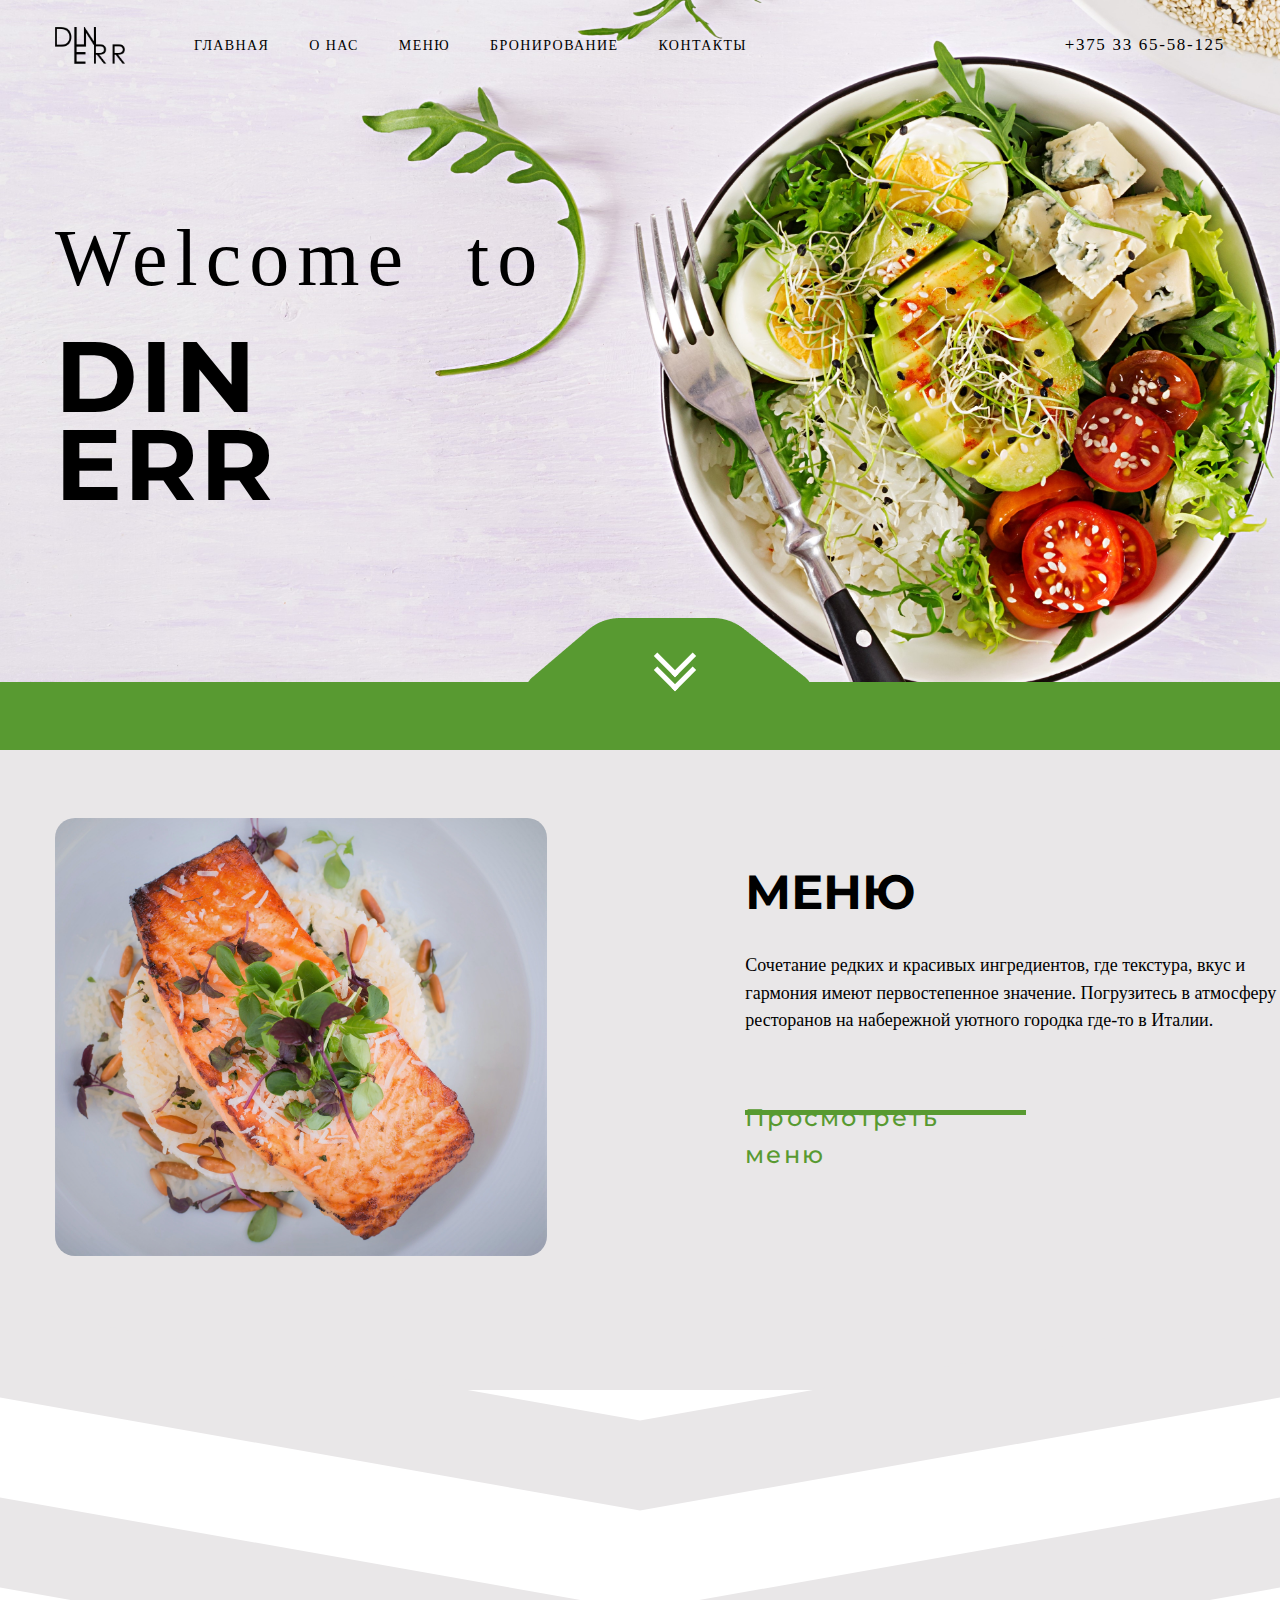
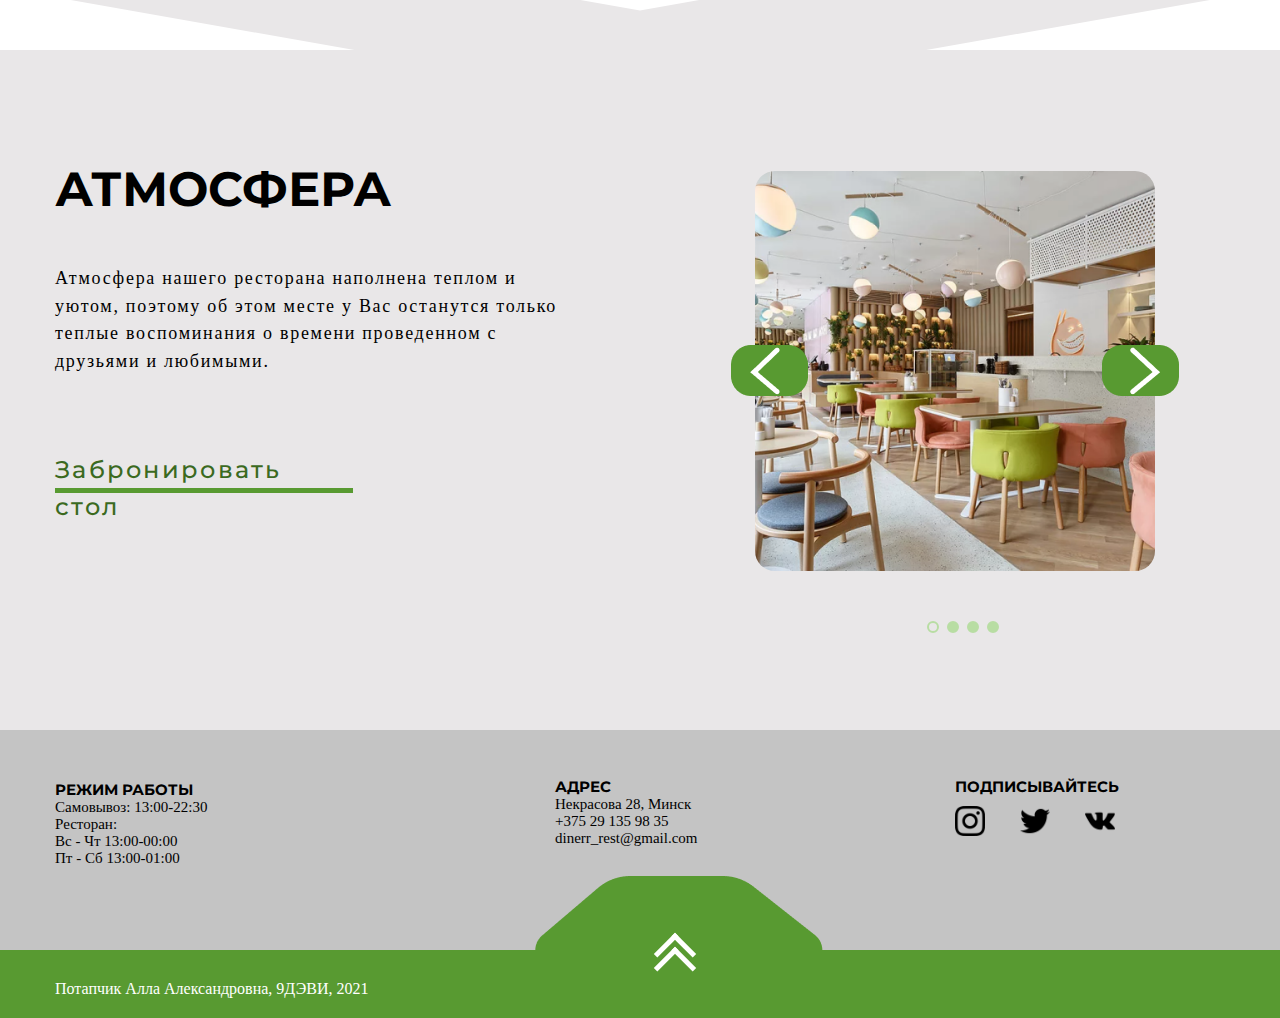
<file: CourseWork_DINERR/index.html>
<!DOCTYPE html>
<html lang="en">
<head>
	<meta charset="UTF-8">
	<title>Ресторан DINERR</title>
	<!-- Responsive starts here -->
	<meta name="viewport" content="width=device-width, initial-scale=1, shrink-to-fit=no">
	<link rel="preconnect" href="https://fonts.gstatic.com">
	<link href="https://fonts.googleapis.com/css2?family=Montserrat:wght@400;700&display=swap" rel="stylesheet">
	<link rel="icon" href="img/logo.png" type="image/x-icon">
	<link rel="stylesheet" href="css/main.css">
	
</head>
<body>
	<header id="header" class="header">
		<div class="container">
			<div class="nav">
				<img src="img/логотип для сайта.png" title="logo_header" class="logo">
				<nav class="header_menu">
				<ul class="menu">
					<li>
						<a  href="index.html">
							Главная
						</a>
					</li>
					<li>
						<a  href="about.html">
							О нас
						</a>
					</li>
					<li>
						<a  href="menu.html">
							Меню
						</a>
					</li>
					<li>
						<a  href="reserv.html">
							Бронирование
						</a>
					</li>
					<li>
						<a  href="contacts.html">
						Контакты
						</a>
					</li>
				</ul>
			</nav>
				<a href="tel:+375336558125" class="tel">
					+375 33 65-58-125
				</a>
				<div class="header_burger">
					<span></span>
				</div>
			</div>
			<div class="offer">
				<p class="welcome">Welcome to</p>
				<h1>
					din<br>err
				</h1>
				<!-- <a href="#" class="btn">Book the tickets</a> -->
			</div>
			<a  href="#"  id="rect1"  ><img  class="rect1" title="green_part" src="img/rect1.png">
			</a>
			<p class="line"></p>
			<p class="arrow">
				<span></span>
				<span></span>
			 </p>
		</div>
		

	
	
				</div>
			</div>
		</div>
	</header>
	<section class="secSlide">
		<div class="container" >  
			<p class="textmenu">МЕНЮ</p>
			  <p class="maintext1">Сочетание редких и красивых ингредиентов,
				   где текстура, вкус и гармония имеют
				   первостепенное значение. Погрузитесь
				   в атмосферу ресторанов на набережной уютного городка
				   где-то в Италии.</p>
				 
				   <a href="menu.html" class="showmenu">Просмотреть меню</a>
				   <hr class="hr1"></hr>
			  <img class="gallery" title="menu_picture" src="img/secpic.jpg">
		   </div>       
	</section>  
	<section class="thirdSlide">
		<div class="block"></div>
		<div class="block1"></div>
	</section>

	<section class="slide">
		<div class="container">
		
		<p class="atmos">АТМОСФЕРА</p>
		<p class="maintext2">Атмосфера нашего ресторана наполнена теплом и уютом, 
			поэтому об этом месте у Вас  останутся только
			теплые воспоминания о времени проведенном с друзьями и любимыми. </p>
			<a href="reserv.html"  class="showtable">Забронировать стол</a>
			<hr class="hr2"></hr>
			<div class="slider">
			  <div class="item">
  
				  <img src="img/view.png" title="first_slide">  
			  </div>
		  
			  <div class="item">
				  <img src="img/view1.png" title="second_slide">
			  
			  </div>
		  
			  <div class="item">
				  <img src="img/view2.jpg" title="third_slide">
				
			  </div>
			  <div class="item">
				  <img src="img/view3.png" title="fourth_slide">
				
			  </div>
		  
			  <a class="prev" onclick="minusSlide()"><div><img class="left" title="left_btn" src="img/left.png"></div></a>
			  <a class="next" onclick="plusSlide()"><div><img class="right" title="right_btn" src="img/right.png"></div></a>
		  </div>
		  <br>
		  
		  <div class="slider-dots">
			<span class="slider-dots_item" onclick="currentSlide(1)"></span> 
			  <span class="slider-dots_item" onclick="currentSlide(2)"></span> 
			  <span class="slider-dots_item" onclick="currentSlide(3)"></span> 
			  <span class="slider-dots_item" onclick="currentSlide(4)"></span> 
		  </div>
		</div>
		 <script src="js/slider.js"></script>	
		
	</section>	 
	<footer id="footer" class="footer">
		<div class="container">
			<p id="sched">РЕЖИМ РАБОТЫ</p>
			<p>
			  Самовывоз: 13:00-22:30<br>
			  Ресторан:<br>
			  Вс - Чт 13:00-00:00<br>
			  Пт - Сб 13:00-01:00<br>
			</p>
		<!-- </div> -->
		
		  <p id="adr">АДРЕС</p>
		  <p id="adr1">
			  Некрасова 28, Минск <br>
			  +375 29 135 98 35<br>
			  dinerr_rest@gmail.com
		  </p>
		<p id="follow">
			ПОДПИСЫВАЙТЕСЬ
		</p>		
		<div class="icon_container"	>	
			<a href="https://www.instagram.com/"><img class="inst_icon" title="inst_icon" src="img/inst_icon.png"></a>
			<a href="https://twitter.com/">	 <img class="twit_icon" title="twit_icon"  src="img/twitter.png"></a>
				<a href="https://vk.com/">	 <img class="vk_icon" title="vk_icon" src="img/vk.png"></a>
			 </div>
			<!-- <div class="arrow_cont"> -->
			<a class="rect12" href="#" ><img class="rect12" title="green_part" src="img/rect1.png"></a>	 
			
			<div class="line1"></div>
		    <div class="arrow1"> 
			   <span></span>
			   <span></span>
			</div>
			<p id="information"></p> 
		</div>	
	</footer>  
	
	

	<script ENGINE="text/javascript" src="https://code.jquery.com/jquery-3.6.0.min.js "></script>
	<script src="js/main.js"></script>
</body>
</html>
</file>
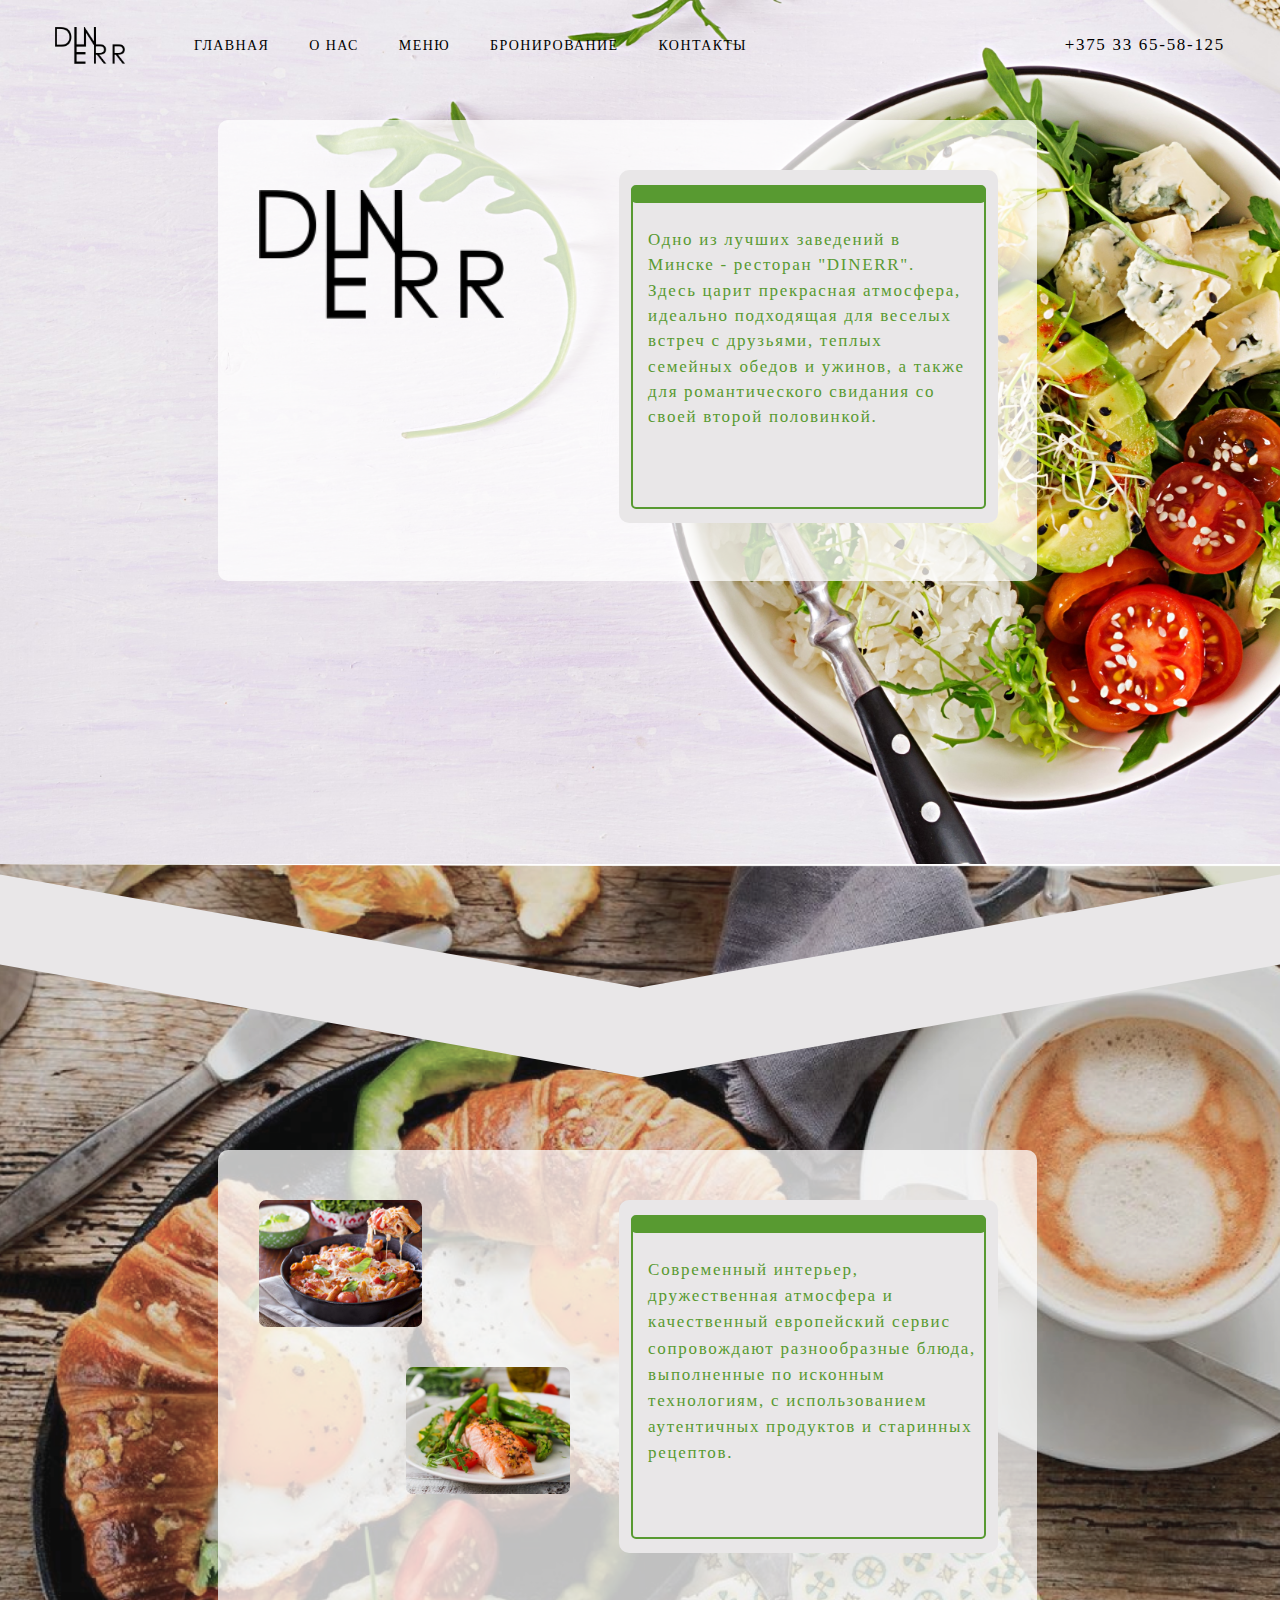
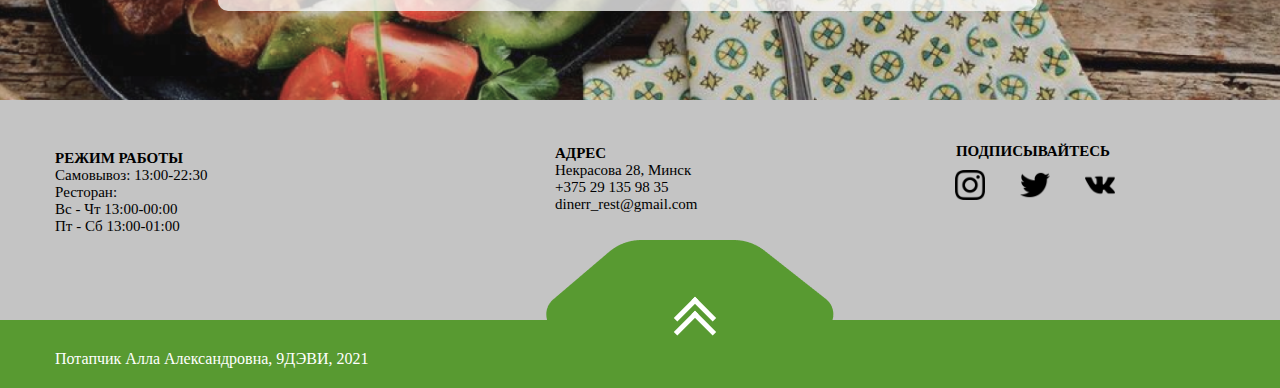
<file: CourseWork_DINERR/about.html>
<!DOCTYPE html>
<html lang="en">
  <head>
    <meta charset="UTF-8" />
    <title>Ресторан DINERR</title>
    <!-- Responsive starts here -->
    <meta
      name="viewport"
      content="width=device-width, initial-scale=1, shrink-to-fit=no"
    />
    <link rel="icon" href="img/logo.png" type="image/x-icon" />

    <link rel="stylesheet" href="css/about.css" />
    <!-- <link rel="stylesheet" href="css/general.css"> -->
 
  </head>
  <body>
    <header id="header" class="header">
      <div class="container">
        <div class="nav">
          <img src="img/логотип для сайта.png" title="logo_header" class="logo" />
          <nav class="header_menu">
            <ul class="menu">
              <li>
                <a href="index.html"> Главная </a>
              </li>
              <li>
                <a href="about.html"> О нас </a>
              </li>
              <li>
                <a href="menu.html"> Меню </a>
              </li>
              <li>
                <a href="reserv.html"> Бронирование </a>
              </li>
              <li>
                <a href="contacts.html"> Контакты </a>
              </li>
            </ul>
          </nav>
          <a href="tel:+375336558125" class="tel"> +375 33 65-58-125 </a>
          <div class="header_burger">
            <span></span>
          </div>
        </div>
      </div>

      <div class="background">
       
          <img class="logo2" title="logo" src="img/логотип для сайта.png" />
        
        <div class="gray">
          <div class="green_rect"></div>

          <div class="green">
            Одно из лучших заведений в Минске - ресторан "DINERR". Здесь царит
            прекрасная атмосфера, идеально подходящая для веселых встреч с
            друзьями, теплых семейных обедов и ужинов, а также для
            романтического свидания со своей второй половинкой.
          </div>
        </div>
     
    </div>
      <!-- <script src="js/reserve.js"></script> -->
    </header>

    <section class="about">
      <div class="block"></div>

      <div class="container">
        <div class="background1">
          <div class="gray1">
            <div class="green_rect1"></div>

            <div class="green1">
              Современный интерьер, дружественная атмосфера и качественный
              европейский сервис сопровождают разнообразные блюда, выполненные
              по исконным технологиям, с использованием аутентичных продуктов и
              старинных рецептов.
            </div>
          </div>
          <div class="pictures_container">
            <img class="first_picture" title="first_picture" src="img/first_picture.png" />
            <img class="second_picture"  title="second_picture" src="img/second_picture.png" />
          </div>
        </div>
      </div>
    </section>
    <footer id="footer" class="footer">
      <div class="container">
        <p id="sched">РЕЖИМ РАБОТЫ</p>
        <p>
          Самовывоз: 13:00-22:30<br />
          Ресторан:<br />
          Вс - Чт 13:00-00:00<br />
          Пт - Сб 13:00-01:00<br />
        </p>

        <p id="adr">АДРЕС</p>
        <p id="adr1">
          Некрасова 28, Минск <br />
          +375 29 135 98 35<br />
          dinerr_rest@gmail.com
        </p>
        <p id="follow">ПОДПИСЫВАЙТЕСЬ</p>
      	<div class="icon_container"	>	
          <a href="https://www.instagram.com/"><img class="inst_icon" title="inst_icon" src="img/inst_icon.png"></a>
          <a href="https://twitter.com/">	 <img class="twit_icon" title="twit_icon"  src="img/twitter.png"></a>
            <a href="https://vk.com/">	 <img class="vk_icon" title="vk_icon" src="img/vk.png"></a>
           </div>
          <!-- <div class="arrow_cont"> -->
          <a class="rect12" href="#" ><img class="rect12" title="green_part" src="img/rect1.png"></a>	 
        <div class="line1"></div>
        <div class="arrow1">
          <span></span>
          <span></span>
        </div>
        <p id="information"></p>
      </div>
    </footer>
    <script
      ENGINE="text/javascript"
      src="https://code.jquery.com/jquery-3.6.0.min.js "
    ></script>
    <script src="js/main.js"></script>
  </body>
</html>
</file>
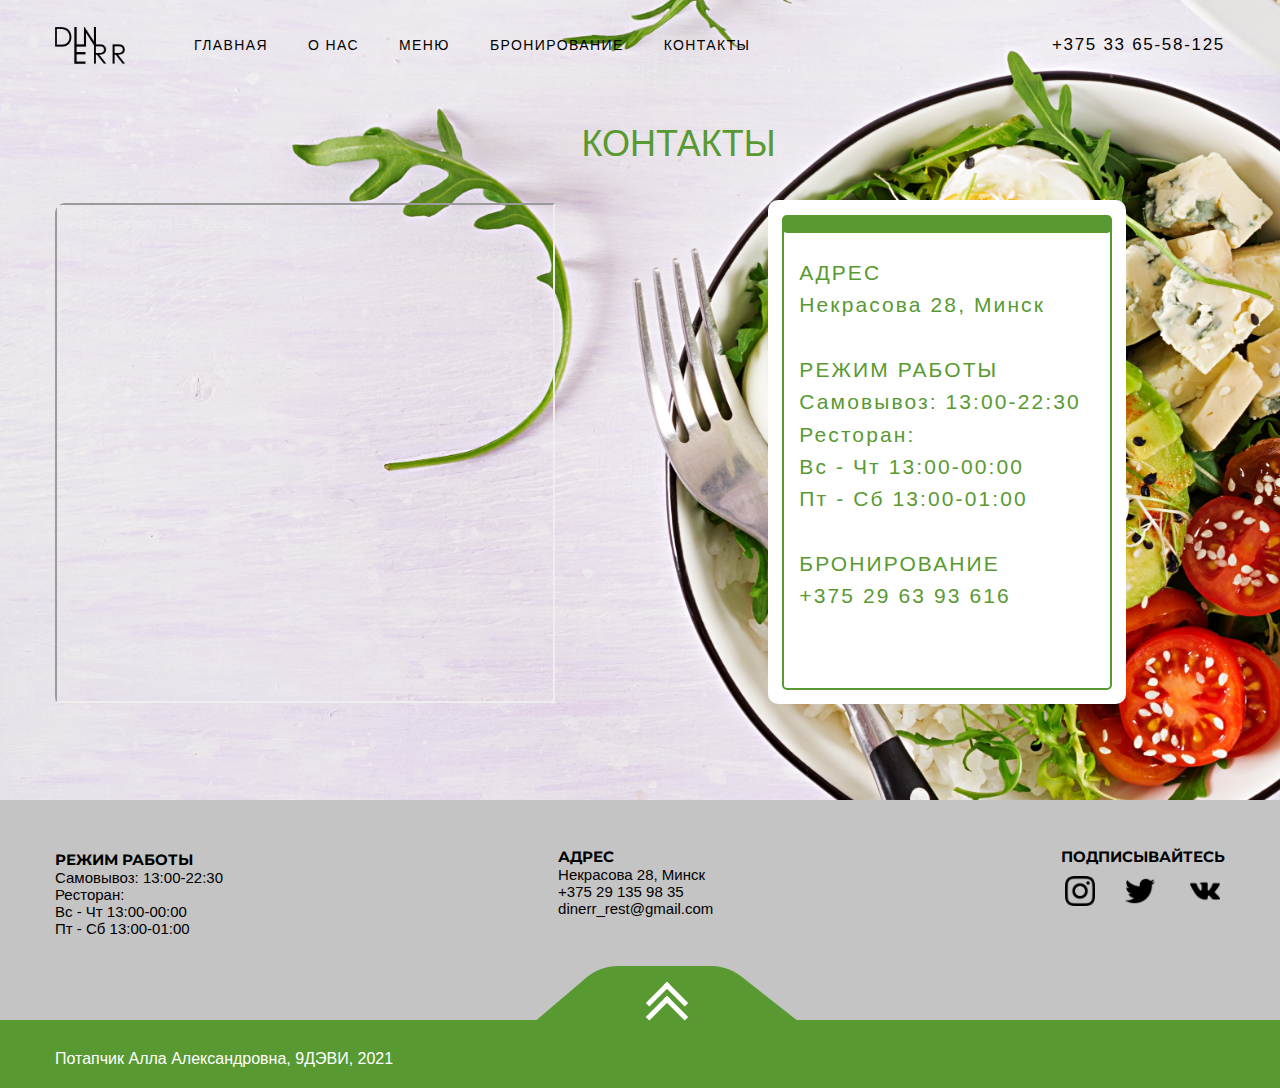
<file: CourseWork_DINERR/contacts.html>
<!DOCTYPE html>
<html lang="en">
  <head>
    <meta charset="UTF-8" />
    <title>Ресторан DINERR</title>
    <!-- Responsive starts here -->
    <meta
      name="viewport"
      content="width=device-width, initial-scale=1, shrink-to-fit=no"
    />
    <link
      href="https://fonts.googleapis.com/css2?family=Montserrat:wght@400;700&display=swap"
      rel="stylesheet"
    />

    <link rel="icon" href="img/logo.png" type="image/x-icon" />

    <link rel="stylesheet" href="css/contacts.css" />


  </head>
  <body>
    <header id="header" class="header">
      <div class="container">
        <div class="nav">
          <img src="img/логотип для сайта.png" title="logo_header" class="logo" />
          <nav class="header_menu">
            <ul class="menu">
              <li>
                <a href="index.html"> Главная </a>
              </li>
              <li>
                <a href="about.html"> О нас </a>
              </li>
              <li>
                <a href="menu.html"> Меню </a>
              </li>
              <li>
                <a href="reserv.html"> Бронирование </a>
              </li>
              <li>
                <a href="contacts.html"> Контакты </a>
              </li>
            </ul>
          </nav>
          <a href="tel:+375336558125" class="tel"> +375 33 65-58-125 </a>
          <div class="header_burger">
            <span></span>
          </div>
        </div>
        <h1 class="title">Контакты</h1>
        <div class="gray">
          <div class="green_rect"></div>

          <div class="green">
            AДРЕС<br />
            Некрасова 28, Минск<br /><br />

            РЕЖИМ РАБОТЫ<br />
            Самовывоз: 13:00-22:30<br />

            Ресторан:<br />
            Вс - Чт 13:00-00:00<br />
            Пт - Сб 13:00-01:00<br /><br />

            БРОНИРОВАНИЕ<br />
            +375 29 63 93 616<br />
            <!-- dinerr.rest@gmail.com -->
          </div>
        </div>
      </div>
      <div class="container">
        <div class="map" style="position: relative; overflow: hidden">
          <a
            href="https://yandex.by/maps/157/minsk/?utm_medium=mapframe&utm_source=maps"
            style="color: #eee; font-size: 12px; position: absolute; top: 0px"
            >Минск</a
          >
          <a
            href="https://yandex.by/maps/157/minsk/house/Zk4Ycw9lQEYEQFtpfXVydH1mYg==/
			 ?ll=27.585933%2C53.935156&utm_medium=mapframe&utm_source=maps&z=16.73"
            style="color: #eee; font-size: 12px; position: absolute; top: 14px"
          >
            Улица Некрасова, 28 — Яндекс.Карты</a
          ><iframe
            src="https://yandex.by/map-widget/v1/-/CCUyYCe~DC"
            width="500"
            height="500"
            border-radius="10"
            frameborder="1"
            allowfullscreen="true"
            style="position: relative"
          ></iframe>
        </div>
      </div>
      <script src="js/contacts.js"></script>
    </header>

    <footer id="footer" class="footer">
      <div class="container">
        <p id="sched">РЕЖИМ РАБОТЫ</p>
        <p>
          Самовывоз: 13:00-22:30<br />
          Ресторан:<br />
          Вс - Чт 13:00-00:00<br />
          Пт - Сб 13:00-01:00<br />
        </p>
        <!-- </div> -->

        <p id="adr">АДРЕС</p>
        <p id="adr1">
          Некрасова 28, Минск <br />
          +375 29 135 98 35<br />
          dinerr_rest@gmail.com
        </p>
        <p id="follow">ПОДПИСЫВАЙТЕСЬ</p>
        <div class="icon_container"	>	
          <a href="https://www.instagram.com/"><img class="inst_icon" title="inst_icon" src="img/inst_icon.png"></a>
          <a href="https://twitter.com/">	 <img class="twit_icon" title="twit_icon"  src="img/twitter.png"></a>
            <a href="https://vk.com/">	 <img class="vk_icon" title="vk_icon" src="img/vk.png"></a>
           </div>
          <!-- <div class="arrow_cont"> -->
          <a class="rect12" href="#" ><img class="rect12" title="green_part" src="img/rect1.png"></a>	 
          
        <div class="line1"></div>
        <div class="arrow1">
          <span></span>
          <span></span>
        </div>
        <p id="information"></p>
      </div>
    </footer>

    <script
      ENGINE="text/javascript"
      src="https://code.jquery.com/jquery-3.6.0.min.js "
    ></script>
    <script src="js/main.js"></script>
  </body>
</html>
</file>
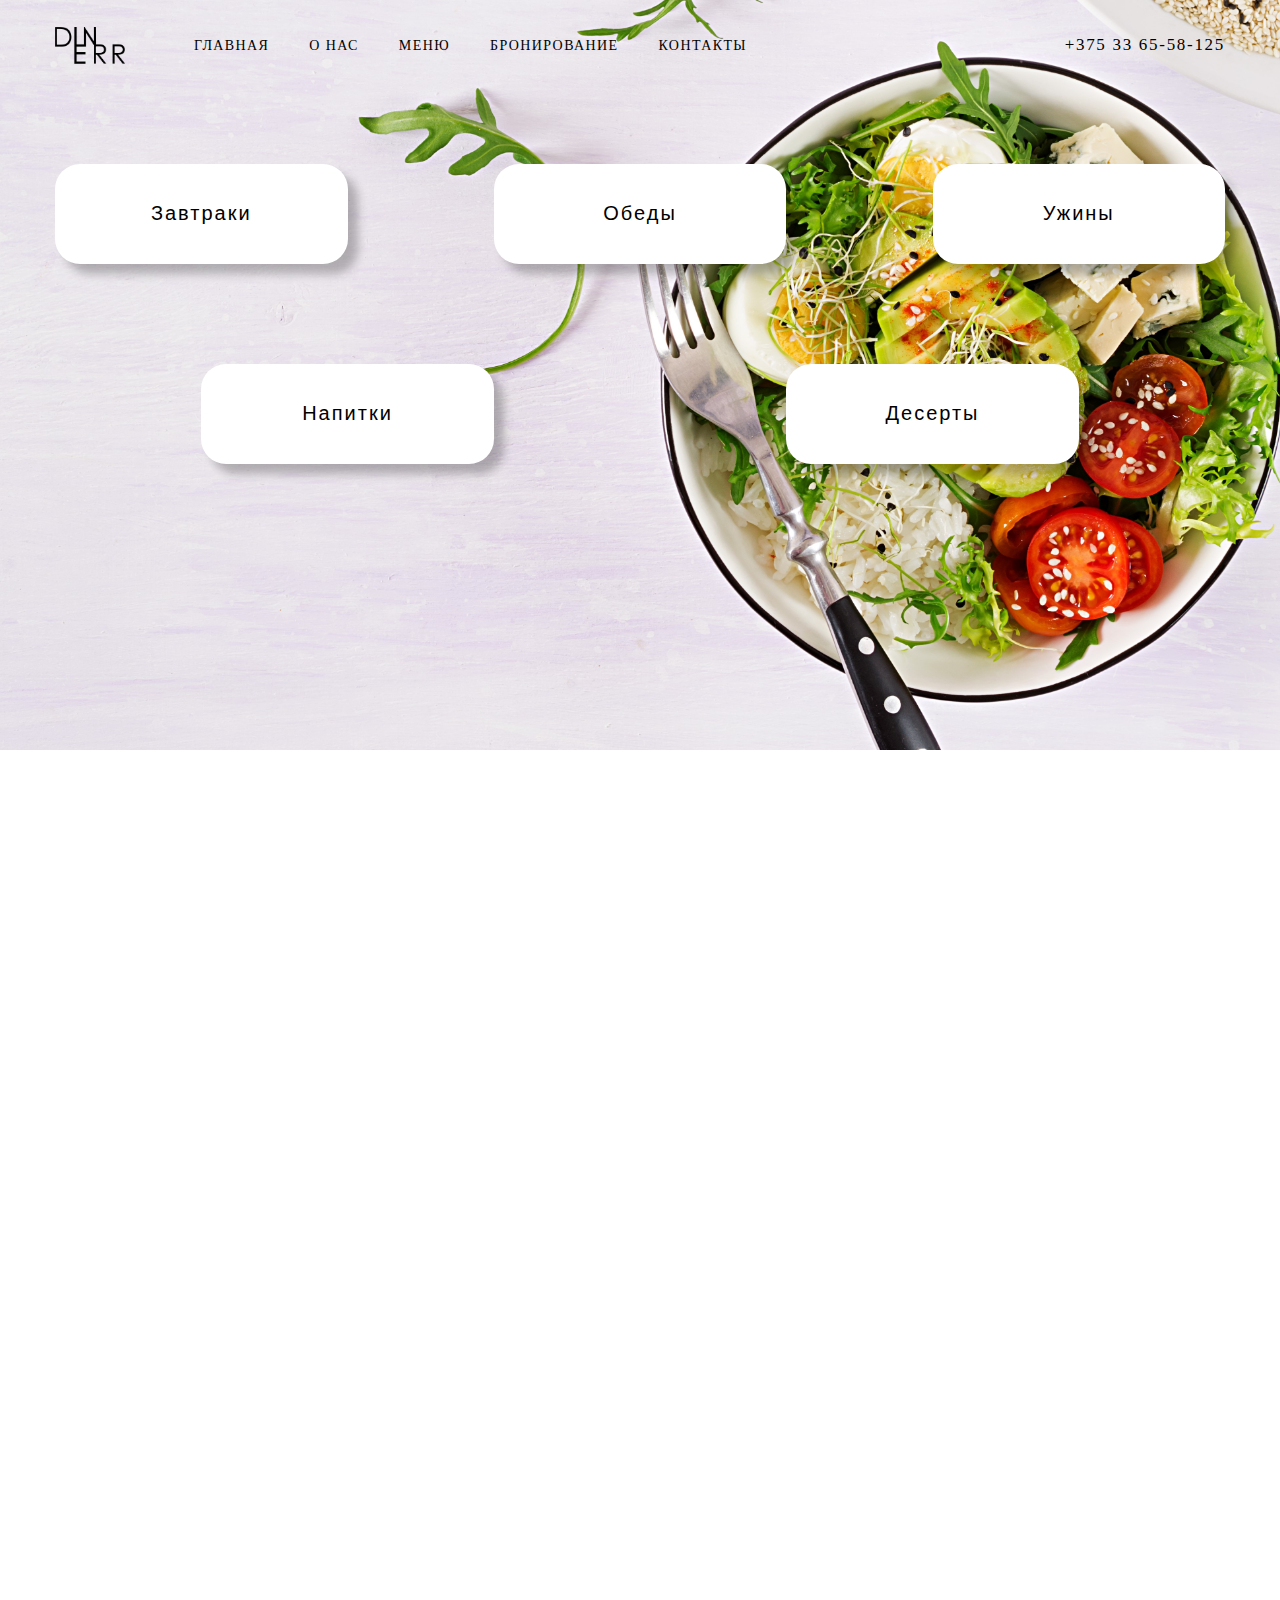
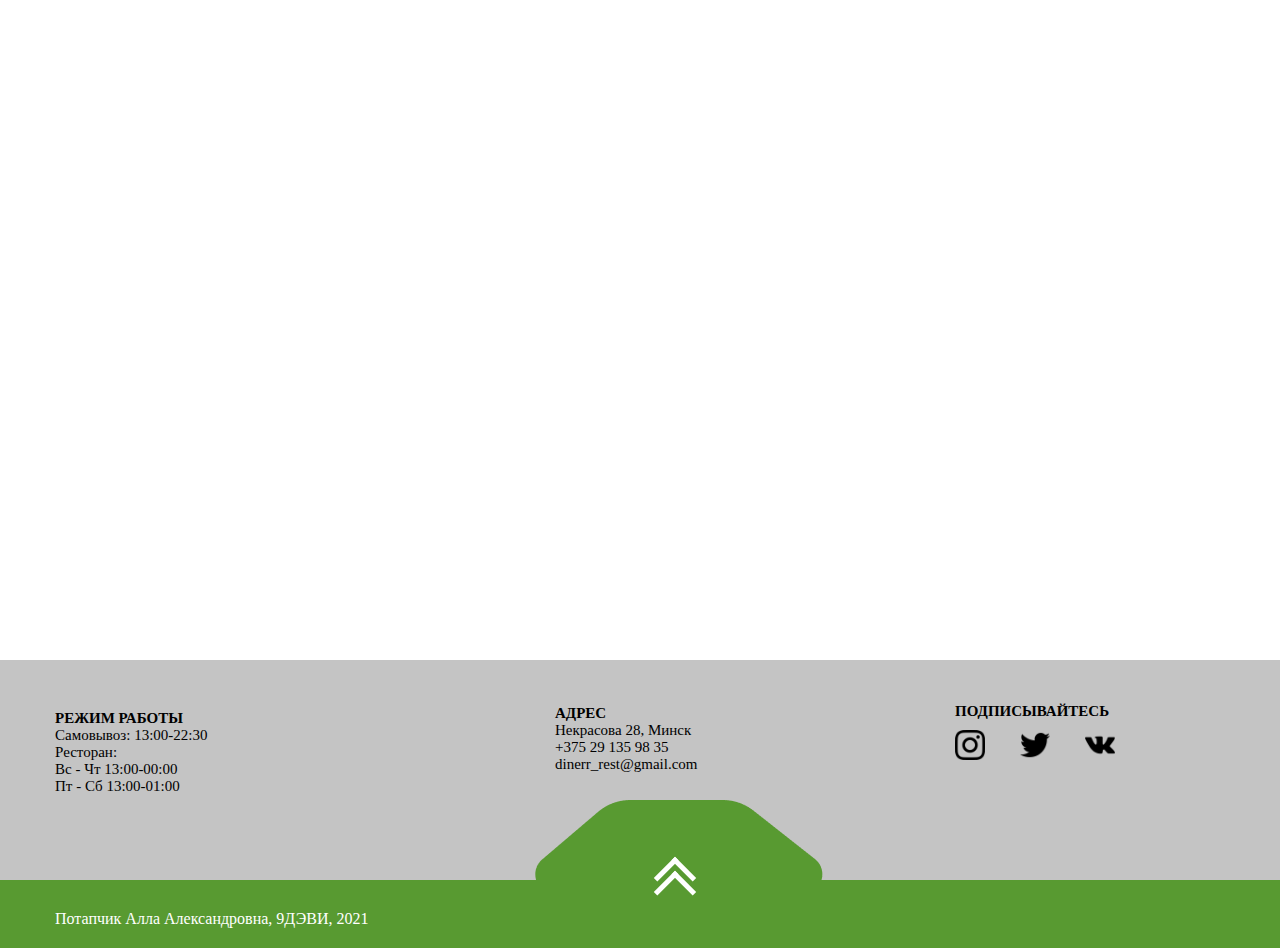
<file: CourseWork_DINERR/menu.html>
<!DOCTYPE html>
<html lang="en">
<head>
	<meta charset="UTF-8">
	<title>Ресторан DINERR</title>
	<!-- Responsive starts here -->
	<meta name="viewport" content="width=device-width, initial-scale=1, shrink-to-fit=no">
	<link rel="icon" href="img/logo.png" type="image/x-icon">
	
	<link rel="stylesheet" href="css/menu.css">
	<!-- <link rel="stylesheet" href="css/general.css"> -->
	
	
</head>
<body>
	<script src="js/menu.js"></script>
	<header id="header" class="header">
		<div class="container">
			<div class="nav">
				<img src="img/логотип для сайта.png" title="logo_header" class="logo">
				<nav class="header_menu">
					<ul class="menu">
						<li>
							<a  href="index.html">
								Главная
							</a>
						</li>
						<li>
							<a  href="about.html">
								О нас
							</a>
						</li>
						<li>
							<a  href="menu.html">
								Меню
							</a>
						</li>
						<li>
							<a  href="reserv.html">
								Бронирование
							</a>
						</li>
						<li>
							<a  href="contacts.html">
							Контакты
							</a>
						</li>
					</ul>
				</nav>
					<a href="tel:+375336558125" class="tel">
						+375 33 65-58-125
					</a>
					<div class="header_burger">
						<span></span>
					</div>
			</div>
		<div class="button_container">
			<div class="first"> 
		   <input class="btn1" type="button" value="Завтраки" onclick="viewDiv1()"  onlclick="closeDiv1()">
		   <input class="btn1" type="button" value="Обеды" onclick="viewDiv2()" onclick="closeDiv2()">
		   <input class="btn1" type="button" value="Ужины" onclick="viewDiv3()" onclick="closeDiv3()">
			</div>
			<div class="second">
				<input class="btn1" type="button" value="Напитки" onclick="viewDiv4()" onclick="closeDiv4()">
		   <input class="btn1" type="button" value="Десерты" onclick="viewDiv5()" onclick="closeDiv5()">
			<!-- </div>
		</div> -->
		</header>
		<section id="div1" class="div1">
			<div class="title_container">
		<img class="title_breakfast"title="title_breakfast" src="img/breakfast_title.png">
	 </div>
			 <section class="thirdSlide">
			 <div class="block"></div>
			 <div class="block1"></div>
			 <section class="slide">
			 <div class="container">

				 <table class="breakfast_menu">
					 <tr>
						 <td class="first_td" colspan="4"></td>
					 </tr>
							 <tr >
							   <td class="name"><b>Каша</b><br>
								 Овсяная | Манная | Рисовая| 4 злака
							 </td>
							   <td class="price"></td>
							   <td class="price"> 200гр | </td>
							   <td class="price" > 6 р.</td>
							 </tr>
							 <tr >
								 <td class="name"><b>Блинчики с начинкой</b><br>
									 Сгущенка | Джем | Ветчина и сыр
							   </td>
								 <td class="price"></td>
								 <td class="price"> 350гр | </td>
								 <td class="price" > 8 р.</td>
							   </tr>
							   <tr >
								 <td class="name"><b>Яичница | Омлет</b><br>
									 Бекон | Сыр| Томаты | Перец 
							   </td>
								 <td class="price"></td>
								 <td class="price"> 300гр | </td>
								 <td class="price" > 6 р.</td>
							   </tr>
							   <tr >
								 <td class="name"><b>Тосты</b><br>
									 Сгущенка|Джем|Шоколадная паста
							   </td>
								 <td class="price"></td>
								 <td class="price"> 250гр | </td>
								 <td class="price1" > 6 р.</td>
							   </tr>
							   <tr >
								 <td class="name"><b>Сендвичи</b><br>
									 Ветчина | Семга | Куриное филе
							   </td>
								 <td class="price"></td>
								 <td class="price"> 200гр | </td>
								 <td class="price1" > 7 р.</td>
							   </tr>
					 
						 
						 
							   
							   <tr >
								 <td class="name"><b>Сырники</b><br>
									 Сгущенка | Джем | Нутелла
							   </td>
								 <td class="price"></td>
								 <td class="price"> 200гр | </td>
								 <td class="price1" > 8 р.</td>
							   </tr>
					 
							   <tr >
								 <td class="name"><b>Гранола</b><br>
									 Fitness |Crispy
							   </td>
								 <td class="price"></td>
								 <td class="price"> 200гр | </td>
								 <td class="price1" > 7 р.</td>
							   </tr>
							 </table>
						 
						 
			 </div>
			 <div class="text-animation">
				 <h3>B<br>R<br>E<br>A<br>K<br>F<br>A<br>S<br>T</h3></div>
		 
		 
			 <p><hr class="hr"></p>
			 <p><hr class="hr1"></p>
		 </section>
		 </section> 
				 
	 </section>
           <section id="div2" class="div2">
			   <div class="title_container">
		   <img class="title_breakfast" title="title_lunch" src="img/lanch_title.png">
		</div>
				<section class="thirdSlide2">
				<div class="block"></div>
				<div class="block1"></div>
				<section class="slide">
				<div class="container">

					<table class="breakfast_menu">
						<tr>
							<td class="first_td" colspan="4"></td>
						</tr>
								<tr >
								  <td class="name"><b>Борщ</b><br>
									C пампушками | с чесноком и салом
								</td>
								  <td class="price"></td>
								  <td class="price"> 400гр | </td>
								  <td class="price" > 8 р.</td>
								</tr>
								<tr >
									<td class="name"><b>Куриный бульон</b><br>
										с фрикадельками
								  </td>
									<td class="price"></td>
									<td class="price"> 350гр | </td>
									<td class="price" > 8 р.</td>
								  </tr>
								  <tr >
									<td class="name"><b>Куриное филе</b><br>
										в сметанном соусе 
								  </td>
									<td class="price"></td>
									<td class="price"> 300гр | </td>
									<td class="price" > 7 р.</td>
								  </tr>
								  <tr >
									<td class="name"><b>Форель гриль</b><br>
										со сливочным соусом 
								  </td>
									<td class="price"></td>
									<td class="price"> 250гр | </td>
									<td class="price1" > 13 р.</td>
								  </tr>
								  <tr >
									<td class="name"><b>Жаркое из свинины</b><br>
										с тущеными овощами
								  </td>
									<td class="price"></td>
									<td class="price"> 300гр | </td>
									<td class="price1" > 10 р.</td>
								  </tr>
		
								  <tr >
									<td class="name"><b>Рис с овощами</b><br>
										
								  </td>
									<td class="price"></td>
									<td class="price"> 300гр | </td>
									<td class="price1" > 8 р.</td>
								  </tr>
								  <tr >
									<td class="name"><b>Картофель по деревенски</b><br>
										
								  </td>
									<td class="price"></td>
									<td class="price"> 300гр | </td>
									<td class="price1" > 8 р.</td>
								  </tr>
								  
						
								  <tr >
									<td class="name"><b>Картофельное пюре</b><br>
										
								  </td>
									<td class="price"></td>
									<td class="price"> 250гр | </td>
									<td class="price1" > 5 р.</td>
								  </tr>
								</table>
							
							
				</div>
				<div class="text-animation2">
					<h3>L<br>U<br>N<br>C<br>H<br>E<br>S<br></h3></div>
			
			
				<p><hr class="hr3"></p>
				<p><hr class="hr13"></p>
			</section>
			</section> 
					
		</section>
		<section id="div3" class="div3">
			<div class="title_container">
		<img class="title_breakfast" title="title_dinner" src="img/dinner_title.png">
	 </div>
			 <section class="thirdSlide3">
			 <div class="block"></div>
			 <div class="block1"></div>
			 <section class="slide">
			 <div class="container">

				 <table class="breakfast_menu">
					 <tr>
						 <td class="first_td" colspan="4"></td>
					 </tr>
							 <tr >
							   <td class="name"><b>Паста “Карбонара”</b><br>
								
							 </td>
							   <td class="price"></td>
							   <td class="price"> 400гр | </td>
							   <td class="price" > 15 р.</td>
							 </tr>
							 <tr >
								 <td class="name"><b>Картофель с размарином и цукини</b><br>
									
							   </td>
								 <td class="price"></td>
								 <td class="price"> 350гр | </td>
								 <td class="price" > 12 р.</td>
							   </tr>
							   <tr >
								 <td class="name"><b>Паста “Альфредо”</b><br>
									 
							   </td>
								 <td class="price"></td>
								 <td class="price"> 400гр | </td>
								 <td class="price" > 14 р.</td>
							   </tr>
							   <tr >
								 <td class="name"><b>Мясная лазанья</b><br>
									
							   </td>
								 <td class="price"></td>
								 <td class="price"> 350гр | </td>
								 <td class="price1" > 13 р.</td>
							   </tr>
							   <tr >
								 <td class="name"><b>Бифштекс</b><br>
									
							   </td>
								 <td class="price"></td>
								 <td class="price"> 350гр | </td>
								 <td class="price1" > 12 р.</td>
							   </tr>
	 
							   <tr >
								 <td class="name"><b>Стейк из лосося</b><br>
									с овощами | в сливочном соусе  
							   </td>
								 <td class="price"></td>
								 <td class="price"> 400гр | </td>
								 <td class="price1" > 17 р.</td>
							   </tr>
							   <tr >
								 <td class="name"><b>Запеченые баклажаны 
									с помидорами и сыром</b><br>
									 
							   </td>
								 <td class="price"></td>
								 <td class="price"> 360гр | </td>
								 <td class="price1" > 10 р.</td>
							   </tr>
							   
					 
							   <tr >
								 <td class="name"><b>Картофельное пюре</b><br>
									 
							   </td>
								 <td class="price"></td>
								 <td class="price"> 250гр | </td>
								 <td class="price1" > 5 р.</td>
							   </tr>
							 </table>
						 
						 
			 </div>
			 <div class="text-animation3">
				 <h3>D<br>I<br>N<br>N<br>E<br>R<br>S<br></h3></div>
		 
		 
			 <p><hr class="hr"></p>
			 <p><hr class="hr1"></p>
		 </section>
		 </section> 
				 
	 </section>  
	 <section id="div4" class="div4">
		<div class="title_container">
	<img class="title_breakfast" title="title_drinks" src="img/drinks_title.png">
 </div>
		 <section class="thirdSlide4">
		 <div class="block"></div>
		 <div class="block1"></div>
		 <section class="slide">
		 <div class="container">

			 <table class="breakfast_menu">
				 <tr>
					 <td class="first_td" colspan="4"></td>
				 </tr>
						 <tr >
						   <td class="name"><b>Кофе</b><br>
							Латте | Капучино | Раф | Американо | Эспрессо
						 </td>
						   <td class="price"></td>
						   <td class="price"> 250мл | </td>
						   <td class="price" > 4 р.</td>
						 </tr>
						 <tr >
							 <td class="name"><b>Чай</b><br>
							Зеленый | Черный | Травяной | Каркаде	
						   </td>
							 <td class="price"></td>
							 <td class="price"> 250мл | </td>
							 <td class="price" > 3 р.</td>
						   </tr>
						   <tr >
							 <td class="name"><b>Милкшейк</b><br>
								 Банановый | Клубничный | Шоколадный
						   </td>
							 <td class="price"></td>
							 <td class="price"> 300мл | </td>
							 <td class="price" > 6 р.</td>
						   </tr>
						   <tr >
							 <td class="name"><b>Свежевыжатый сок</b><br>
								Апельсиновый | Яблочный | Виноградный | Ананасовый
						   </td>
							 <td class="price"></td>
							 <td class="price"> 250мл | </td>
							 <td class="price1" > 5 р.</td>
						   </tr>
						   <tr >
							 <td class="name"><b>Вино</b><br>
								Белое | Красное | Сангрия
						   </td>
							 <td class="price"></td>
							 <td class="price"> 200мл | </td>
							 <td class="price1" > 15 р.</td>
						   </tr>
 
						   <tr >
							 <td class="name"><b>Алкогольный коктель</b><br>
								Мохито | Спритц | Пунш | Маргарита
						   </td>
							 <td class="price"></td>
							 <td class="price"> 400гр | </td>
							 <td class="price1" > 17 р.</td>
						   </tr>
						   <tr >
							 <td class="name"><b>Газированные напитки</b><br>
								Кола | Спрайт | Фанта | Бонаква
								 
						   </td>
							 <td class="price"></td>
							 <td class="price"> 250мл | </td>
							 <td class="price1" > 4 р.</td>
						   </tr>
						   
				 
						   <tr >
							 <td class="name"><b>Смузи</b><br>
								 Банан | Клубника | Черника | Ананас
						   </td>
							 <td class="price"></td>
							 <td class="price"> 250мл | </td>
							 <td class="price1" > 5 р.</td>
						   </tr>
						 </table>
					 
					 
		 </div>
		 <div class="text-animation4">
			 <h3>D<br>R<br>I<br>N<br>K<br>S<br></h3></div>
	 
	 
		 <p><hr class="hr2"></p>
		 <p><hr class="hr12"></p>
	 </section>
	 </section> 
			 
 </section> 
 <section id="div5" class="div5">
	<div class="title_container">
<img class="title_breakfast"title="title_desserts" src="img/dessert_title.png">
</div>
	 <section class="thirdSlide5">
	 <div class="block"></div>
	 <div class="block1"></div>
	 <section class="slide">
	 <div class="container">

		 <table class="breakfast_menu">
			 <tr>
				 <td class="first_td" colspan="4"></td>
			 </tr>
					 <tr >
					   <td class="name"><b>Чизкейк</b><br>
						Шоколадный | Ванильный | Ягодный 
					 </td>
					   <td class="price"></td>
					   <td class="price"> 250гр |</td>
					   <td class="price" >7 р.</td>
					 </tr>
					 <tr >
						 <td class="name"><b>Тирамису</b><br>
							
					   </td>
						 <td class="price"></td>
						 <td class="price"> 200гр |</td>
						 <td class="price" >6 р.</td>
					   </tr>
					   <tr >
						 <td class="name"><b>Брауни</b><br>
							
					   </td>
						 <td class="price"></td>
						 <td class="price"> 250гр |</td>
						 <td class="price" >7 р.</td>
					   </tr>
					   <tr >
						 <td class="name"><b>Мороженое</b><br>
							Шокаладной | Ванильное | Клубничное 
					   </td>
						 <td class="price"></td>
						 <td class="price"> 200гр |</td>
						 <td class="price1" >5 р.</td>
					   </tr>
					   <tr >
						 <td class="name"><b>Яблочный штрудель<br> с мороженым</b>
							
					   </td>
						 <td class="price"></td>
						 <td class="price"> 200гр |</td>
						 <td class="price1" >7 р.</td>
					   </tr>

					   <tr >
						 <td class="name"><b>Десерт павлова</b><br>
							
					   </td>
						 <td class="price"></td>
						 <td class="price"> 200гр |</td>
						 <td class="price1" >8 р.</td>
					   </tr>
					   <tr >
						 <td class="name"><b>Меренговый рулет</b><br>
							Шоколадный | Ванильный | Ягодный
							 
					   </td>
						 <td class="price"></td>
						 <td class="price"> 250гр |</td>
						 <td class="price1" >4 р.</td>
					   </tr>
					   
			 
					   <tr >
						 <td class="name"><b>Венские вафли</b><br>
							  С клубникой | С малиной | С шоколадом
					   </td>
						 <td class="price"></td>
						 <td class="price"> 250гр |</td>
						 <td class="price1" >5 р.</td>
					   </tr>
					 </table>
				 
				 
	 </div>
	 <div class="text-animation5">
		 <h3>D<br>E<br>S<br>S<br>E<br>R<br>T<br>S</h3></div>
 
 
	 <p><hr class="hr"></p>
	 <p><hr class="hr1"></p>
 </section>
 </section> 
		 
</section> 
	<footer id="footer" class="footer">
		<div class="container">
			<p id="sched">РЕЖИМ РАБОТЫ</p>
			<p>
			  Самовывоз: 13:00-22:30<br>
			  Ресторан:<br>
			  Вс - Чт 13:00-00:00<br>
			  Пт - Сб 13:00-01:00<br>
			</p>
		<!-- </div> -->
		
		  <p id="adr">АДРЕС</p>
		  <p id="adr1">
			  Некрасова 28, Минск <br>
			  +375 29 135 98 35<br>
			  dinerr_rest@gmail.com
		  </p>
		<p id="follow">
			ПОДПИСЫВАЙТЕСЬ
		</p>
				
		<div class="icon_container"	>	
			<a href="https://www.instagram.com/"><img class="inst_icon" title="inst_icon" src="img/inst_icon.png"></a>
			<a href="https://twitter.com/">	 <img class="twit_icon" title="twit_icon"  src="img/twitter.png"></a>
				<a href="https://vk.com/">	 <img class="vk_icon" title="vk_icon" src="img/vk.png"></a>
			 </div>
			<!-- <div class="arrow_cont"> -->
				<a class="rect12" href="#" ><img class="rect12" title="green_part" src="img/rect1.png"></a>	 
				<div class="line1"></div>
				<div class="arrow1">
				  <span></span>
				  <span></span>
				</div>
				<p id="information"></p>
			  </div>
			</footer>
        
        

	</footer>  
	<script ENGINE="text/javascript" src="https://code.jquery.com/jquery-3.6.0.min.js "></script>
	<script src="js/main.js"></script>
</body>
</html>
</file>
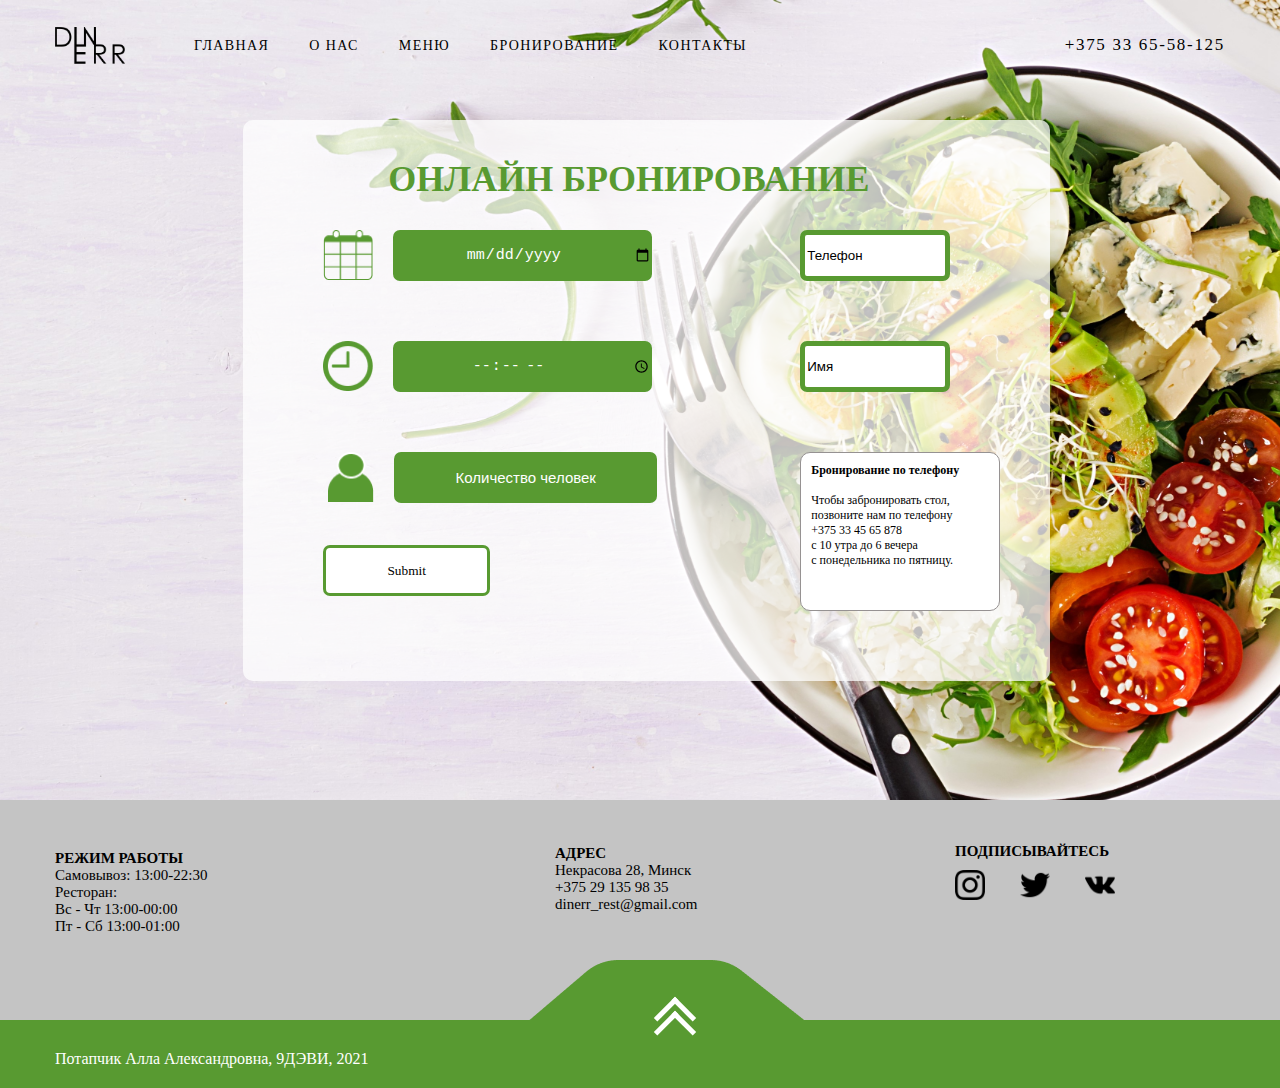
<file: CourseWork_DINERR/reserv.html>
<!DOCTYPE html>
<html lang="en">
<head>
	<meta charset="UTF-8">
	<title>Ресторан DINERR</title>
	<!-- Responsive starts here -->
	<meta name="viewport" content="width=device-width, initial-scale=1, shrink-to-fit=no">
	
	<link rel="icon" href="img/logo.png" type="image/x-icon">
	<link rel="stylesheet" href="css/reserve.css">


</head>
<body>
	<header id="header" class="header">
		<div class="container">
			<div class="nav">
				<img src="img/логотип для сайта.png" title="logo_header" class="logo">
				<nav class="header_menu">
					<ul class="menu">
						<li>
							<a  href="index.html">
								Главная
							</a>
						</li>
						<li>
							<a  href="about.html">
								О нас
							</a>
						</li>
						<li>
							<a  href="menu.html">
								Меню
							</a>
						</li>
						<li>
							<a  href="reserv.html">
								Бронирование
							</a>
						</li>
						<li>
							<a  href="contacts.html">
							Контакты
							</a>
						</li>
					</ul>
				</nav>
					<a href="tel:+375336558125" class="tel">
						+375 33 65-58-125
					</a>
					<div class="header_burger">
						<span></span>
					</div>
			</div>
			<div class="background" >
				<h1 class="title">Онлайн брoнирование</h1>
				<form name="form">
					<div class="input_container">
					<div class="first_column">
						<div name="data_container" class="data_container">
					<img class="callendar" title="callender_icon" src="img/callendar.png">	
					<input class="form" required type= "date"  >
					</div>
					
							<div class="time_container">
								<img class="callendar" title="clock_icon" src="img/clock.png">	
								<input class="form" required type="time"  >
							
						</div>
				
							<div class="guest_container">
								<img class="callendar" title="person_icon" src="img/people.png">	
								<input class="form" required type="text" name="cron" placeholder="Количество человек" >
							</div>
					
						<div>
							<input class="submit" id="submit" type="submit" onclick="openmodal()">
						</div>
						
					</div>
						<div class="second_column">
							<div class="tel_cont">
							<input  id="telefon" class="telefon" required type="tel" placeholder="Телефон" >
							</div>
					
							
								<div class="fio_cont">
									<input name="fio" class="fio" required type="text" placeholder="Имя" >
								</div>
								<div class="description">
								<p class="res"> <b>Бронирование по телефону</b> <br><br>

									Чтобы забронировать стол, позвоните нам по телефону<br>
									 +375 33 45 65 878<br>
									 с 10 утра до 6 вечера<br>
								     с понедельника по пятницу.</p>	
							</div>
							</div>
						</div>
				
				</form>
			
		
		
		<script src="js/reserve.js"></script>
	</header>
	<footer id="footer" class="footer">
		<div class="container">
			<p id="sched">РЕЖИМ РАБОТЫ</p>
			<p>
			  Самовывоз: 13:00-22:30<br>
			  Ресторан:<br>
			  Вс - Чт 13:00-00:00<br>
			  Пт - Сб 13:00-01:00<br>
			</p> 
		<!-- </div> -->
		
		   <p id="adr">АДРЕС</p>
		  <p id="adr1">
			  Некрасова 28, Минск <br>
			  +375 29 135 98 35<br>
			  dinerr_rest@gmail.com
		  </p>
		<p id="follow">
			ПОДПИСЫВАЙТЕСЬ
		</p>		
		<div class="icon_container"	>	
			<a href="https://www.instagram.com/"><img class="inst_icon" title="inst_icon" src="img/inst_icon.png"></a>
			<a href="https://twitter.com/">	 <img class="twit_icon" title="twit_icon"  src="img/twitter.png"></a>
				<a href="https://vk.com/">	 <img class="vk_icon" title="vk_icon" src="img/vk.png"></a>
			 </div>
			<!-- <div class="arrow_cont"> -->
			<a class="rect12" href="#" ><img class="rect12" title="green_part" src="img/rect1.png"></a>	 
			
			
			
			
			<div class="line1"></div>
			<div class="arrow1"> 
				<span></span>
				<span></span>
			 </div>
			 <p id="information"></p> 
		</div>
	</footer> 
	<script ENGINE="text/javascript" src="https://code.jquery.com/jquery-3.6.0.min.js "></script>
	<script src="js/main.js"></script> 
</body>
</html>
</file>
<file: CourseWork_DINERR/css/main.css>
body {
  padding: 0;
  margin: 0;
  font-family: "Montserrat";
  src: local("Montserrat Regular"), local("Montserrat-Regular"),
    url("http://hb.bizmrg.com/fonts/montserrat/400.woff2") format("woff2"),
    url("http://hb.bizmrg.com/fonts/montserrat/400.woff") format("woff");
  color: black;
  font-size: 16px;
  width: 100%;
  height: 100%;
}
@font-face {
  font-family: "Montserrat";
  src: local("Montserrat Regular"), local("Montserrat-Regular"),
    url("http://hb.bizmrg.com/fonts/montserrat/400.woff2") format("woff2"),
    url("http://hb.bizmrg.com/fonts/montserrat/400.woff") format("woff");
  font-weight: 400;
  font-style: bold;
}
* {
  box-sizing: border-box;
}

button:focus {
  outline: none;
}

h1,
h2,
h3,
h4,
h5,
h6 {
  padding: 0;
  margin: 0;
  text-transform: uppercase;
}

h2 {
  font-size: 50px;
  margin-bottom: 58px;
}

h3 {
  font-size: 25px;
  margin-bottom: 28px;
}

a {
  text-decoration: none;
}

section {
  padding-top: 113px;
}

p {
  margin: 0;
}
.secSlide {
  position: absolute;
  width: 1520px;
  height: 640px;
  top: 755px;
  background-color: #e9e7e8;
}
ul,
li {
  display: block;
  padding: 0;
  margin: 0;
}

.container {
  width: 1170px;
  /*позиционирование по центру*/
  margin: 0 auto;
}

.header {
  background-image: url(mainpic1.jpg) ;
  background-repeat: no-repeat;
background-position: center top;
    background-size: cover;
  padding-top: 27px;
  color: rgb(0, 0, 0);
  padding-bottom: 0px;
}

header a {
  color: rgb(0, 0, 0);
}
header a:hover {
  color: #589a31;
}
.logo {
  width: 70px;
  height: auto;
  margin-right: 69px;
}

.menu {
  display: flex;
}

.menu li a {
  text-transform: uppercase;
  font-size: 14px;
  letter-spacing: 0.1em;
}

.menu li a:hover {
  border-bottom: 1px solid #589a31;
}

.menu li {
  margin-right: 40px;
}

.tel {
  font-size: 17px;
  margin-left: auto;
  letter-spacing: 0.1em;
}

.nav {
  display: flex;
  align-items: center;
  width: 100%;
  flex-wrap: nowrap;
  justify-content: space-between;
  flex-direction: row;
}
.delivery {
  position: absolute;
  width: 350px;
  height: 106px;
  left: 220px;
  top: 50px;
  font-family: Montserrat;
  font-style: normal;
  font-weight: normal;
  font-size: 14px;
  line-height: 17px;
  color: #000000;
}
#delir {
  position: absolute;
  width: 423px;
  height: auto;
  left: 0px;
  top: -20px;
  font-family: Montserrat;
  font-style: normal;
  font-weight: 900;
  font-size: 14px;
  line-height: 17px;
}
.schedule {
  position: absolute;
  width: 350px;
  height: auto;
  left: 760px;
  top: 66px;
  font-family: Montserrat;
  font-style: normal;
  font-weight: normal;
  font-size: 14px;
  line-height: 17px;
  color: #000000;
}

.addres {
  position: absolute;
  width: autjpx;
  height: auto;
  right: 250px;
  top: 66px;
  font-family: Montserrat;
  font-style: normal;
  font-weight: normal;
  font-size: 14px;
  line-height: 17px;
  color: #000000;
}

.menu-open {
  /* background: none;
    border: none;
    margin-left: 20px; */
  display: none;
}

.header .show-menu {
  display: block;
  position: absolute;
  background: #579a3188;
  left: 0;
  top: 0;
  width: 50%;
  padding: 40px 20px 20px 40px;
  border-radius: 20px;
}

.header .show-menu li {
  margin-bottom: 20px;
}
#information {
  color: rgb(255, 255, 255);
  position: absolute;
  font-size: 16px;
  top: 250px;
}
.footer {
  position: absolute;
  width: 100%;
  height: 242px;
  background: #c4c4c4;
  top: 2330px;
  font-size: 15px;
}
#sched {
  font-weight: bold;
  margin-top: 50px;
}

#adr {
  font-weight: bold;
  margin-left: 500px;
  margin-top: -90px;
}
#adr1 {
  margin-left: 500px;
}
#follow {
  margin-left: 900px;
  font-weight: bold;
  margin-top: -70px;
}
.inst_icon {
  position: absolute;
  width: 30px;
  height: 30px;
  margin-left: 900px;
  margin-top: 10px;
}
.inst_icon:hover {

  transform: scale(1.1);
  transition: all 0.5s ease;
}
.twit_icon {
  position: absolute;
  width: 30px;
  height: 30px;
  margin-left: 965px;
  margin-top: 10px;
}
.twit_icon:hover {

  transform: scale(1.1);
  transition: all 0.5s ease;
}
.vk_icon {
  position: absolute;
  width: 30px;
  height: 30px;
  margin-left: 1030px;
  margin-top: 10px;
}
.vk_icon:hover {

  transform: scale(1.1);
  transition: all 0.5s ease;
}
.rect12 {
  position: relative;
  left: 240px;
  top: 40px;
}

.line1 {
  position: absolute;
  width: 100%;
  height: 68px;
  left: 0px;
  top: 220px;
  background: #589a31;
}
.arrow1 {
  margin: 60px auto 10px 605px;
  width: 38px;
  height: auto;
}
.arrow1 span {
  display: block;
  width: 30px;
  height: 30px;
  border-bottom: 5px solid #ffffff;
  border-right: 5px solid #ffffff;
  transform: rotate(225deg);
  margin: -16px 0;
  animation: arrow1 2s infinite;
}
.arrow1 span:nth-child(2) {
  animation-delay: -0.2s;
}
.arrow1 span:nth-child(3) {
  animation-delay: -0.4s;
}
@keyframes arrow1 {
  0% {
    opacity: 0;
    transform: translate(0, -20px) rotate(225deg);
  }
  50% {
    opacity: 1;
  }
  100% {
    opacity: 0;
    transform: translate(0, 20px) rotate(225deg);
  }
}

.offer {
  font-family: Montserrat;
  font-style: normal;
  font-weight: normal;
  font-size: 128px;
  line-height: 88px;
  letter-spacing: 0.1em;
  margin-top: 150px;
}

.offer p {
  font-family: Montserrat;
  font-size: 80px;
  word-spacing: 28px;
  letter-spacing: 0.1em;
  padding-bottom: 10px;
  margin-bottom: 20px;
}

.offer h1 {
  font-family: Montserrat;
  font-size: 100px;
  margin-top: 9px;
  letter-spacing: 0.02em;
  width: auto;
}

.line {
  position: absolute;
  width: 100%;
  height: 68px;
  top: 682px;
  background: #589a31;
  left: 0px;
}
.rect1 {
  position: relative;
  left: 470px;
  top: 110px;
}
.arrow {
  margin: 50px auto 10px 605px;
  width: 38px;
  height: 100px;
}
.arrow span {
  display: block;
  width: 30px;
  height: 30px;
  border-bottom: 5px solid #ffffff;
  border-right: 5px solid #ffffff;
  transform: rotate(45deg);
  margin: -16px 0;
  animation: arrow 2s infinite;
}
.arrow span:nth-child(2) {
  animation-delay: -0.2s;
}
.arrow span:nth-child(3) {
  animation-delay: -0.4s;
}
@keyframes arrow {
  0% {
    opacity: 0;
    transform: translate(0, -20px) rotate(45deg);
  }
  50% {
    opacity: 1;
  }
  100% {
    opacity: 0;
    transform: translate(0, 20px) rotate(45deg);
  }
}
.secSlide {
  position: absolute;
  width: 100%;
  height: 640px;
  top: 750px;
  background-color: #e9e7e8;
}
.secSlidePic {
  display: flex;
  position: absolute;
  width: 491.77px;
  height: 438px;
  left: 220px;
  top: 100px;
  border-radius: 20px;
}
.gallery:hover {
  box-shadow: 0 20px 40px rgba(0, 0, 0, 0.3);
  transform: scale(1.01);
  transition: all 0.5s ease;
}
.textmenu {
  margin-left: 59%;
  margin-top: 0px;
  display: flex;
  justify-content: space-between;
  font-family: Montserrat;
  font-style: normal;
  font-weight: bold;
  font-size: 48px;
  line-height: 59px;
  color: #000000;
}
.maintext1 {
  width: 47%;
  margin-top: 30px;
  margin-left: 59%;
  top: 190px;
  font-family: Montserrat;
  font-style: normal;
  font-weight: normal;
  font-size: 18px;
  line-height: 154.19%;
  display: flex;
  justify-content: space-between;
}
.showmenu {
  position: absolute;
  width: 281px;
  height: 37px;
  margin-left: 690px;
 
 
  top: 350px;

  font-family: Montserrat;
  font-style: bold;
  font-weight: 500;
  font-size: 24px;
  line-height: 154.19%;
  /* identical to box height, or 37px */

  letter-spacing: 0.095em;
  color: #589a31;
  text-decoration: none;
}
.showmenu:hover {
  box-shadow: 0 30px 40px rgba(0, 0, 0, 0.3);

  transition: all 0.5s ease;
}
.showtable:hover {
  box-shadow: 0 30px 40px rgba(0, 0, 0, 0.3);

  transition: all 0.5s ease;
}
.hr1 {
  position: relative;
  margin-top: 75px;
  padding: 0;
  height: 5px;
  width: 281px;
  margin-left: 59%;
  border: none;
  border-top: solid 5px #589a31;
}

.thirdSlide {
  position: relative;
  background-image: url("secpic.jpg");
  background-repeat: no-repeat;
  background-attachment: fixed;
  background-size: 100% 1200px;
  height: 950px;
  width: 100%;
  top: 600px;
}

.block {
  height: 90px;
  width: 100%;
  margin-top: -100px;
  position: relative;
}
.block:before,
.block:after {
  content: "";
  height: 100%;
  width: 50%;
  position: absolute;

  background: #e9e7e8;
}
.block:before {
  left: 0;
  transform: skew(0deg, 10deg);
}
.block:after {
  right: 0;
  transform: skew(0deg, -10deg);
}

.block1 {
  height: 90px;
  width: 100%;

  margin-top: 100px;
  position: relative;
}
.block1:before,
.block1:after {
  content: "";
  height: 100%;
  width: 50%;
  position: absolute;

  background: #e9e7e8;
}
.block1:before {
  left: 0;
  transform: skew(0deg, 10deg);
}
.block1:after {
  right: 0;
  transform: skew(0deg, -10deg);
}
.slide {
  position: absolute;
  width: 100%;
  height: 750px;
  left: 0px;
  top: 1650px;
  background-color: #e9e7e8;
}
.atmos {
  position: absolute;
  width: 294px;
  height: 59px;
  top: 110px;
  display: flex;
  justify-content: space-between;
  font-family: Montserrat;
  font-style: normal;
  font-weight: bold;
  font-size: 48px;
  line-height: 59px;
  color: #000000;
}
.maintext2 {
  position: absolute;
  width: 521px;
  height: 113px;
  top: 215px;
  display: flex;
  justify-content: space-between;
  font-family: Montserrat;
  font-style: normal;
  font-weight: normal;
  font-size: 18px;
  line-height: 154.19%;
  letter-spacing: 0.095em;
  color: #000000;
}
.showtable {
  position: absolute;
  width: 298px;
  height: 37px;
  top: 402px;
  font-family: Montserrat;
  font-style: normal;
  font-weight: 500;
  font-size: 24px;
  line-height: 154.19%;
  letter-spacing: 0.095em;
  color: #3b6a1f;
  text-decoration: none;
}
.hr2 {
  margin-top: 325px;
  padding: 0;
  height: 0;
  width: 298px;
  margin-left: 0px;
  border: none;
  border-top: 5px solid #589a31;
}
.view {
  top: 120px;
  left: 810px;
  position: absolute;
  width: 490px;
  height: 481px;
}

.slider {
  max-width: 20%;
  position: relative;
  height: 300px;
  width: 300px;
  top: -330px;
  left: 700px;
}
/* Картинка мастабируется по отношению к родительскому элементу */
.slider .item img {
  object-fit: cover;
  width: 400px;
  height: 400px;
  border-radius: 20px;
  z-index: 1;
}

/* Кнопки вперед и назад */
.slider .prev,
.slider .next {
  cursor: pointer;
  position: absolute;
  left: -40px;
  top: 60%;
  width: auto;
  height: auto;
  margin-top: -22px;
  padding: 16px;
  display: flex;
  font-weight: bold;
  font-size: 18px;
  /* transition: 0.6s ease; */
  border-radius: 0 3px 3px 0;
}
.slider .prev img:active{
  transform: scale(0.9);
    transition: 0.6s ease;
}

.slider .next img:active{
  transform: scale(0.9);
  transition: 0.6s ease;
}

.slider .next {
  left: 330px;
  width: auto;
  height: 50px;
}

.slider-dots {
  margin-top: -200px;
  margin-left: 870px;
}
.slider-dots_item {
  cursor: pointer;
  height: 12px;
  width: 12px;
  margin: 0 2px;
  top: 300px;
  background-color: #b8dda3;
  border: solid 2px #b8dda3;
  border-radius: 50%;
  display: inline-block;
  transition: background-color 0.6s ease;
}
.active,
.slider-dots_item:hover {
  background-color: #e9e7e8;
}
.slider .item {
  animation-name: fade;
  animation-duration: 2s;
  animation-fill-mode: forwards;
}
@keyframes fade {
  from {
    opacity: none;
  }
  to {
    transform: scale(1.02);
  
  }
}

.gallery {
  width: 491.77px;
  height: 438px;
  left: 220px;
  margin-top: -305px;
  border-radius: 20px;
  display: flex;
}

.gallery img:hover {
  box-shadow: 0 20px 40px rgba(0, 0, 0, 0.3);
  transform: scale(1.01);
  transition: all 0.5s ease;
}


/* Responsive starts here */

@media screen and (max-width: 1200px) {
  .container {
    width: 1140px;
  }
  .rect1 {
    left: 550px;
  }
  .arrow {
    margin-left: 0%;
  }
  .slider .item img {
    width: 300px;
    height: 300px;
    margin-left: -270px;
  }

  .slider .prev,
  .slider .next {
    left: -330px;
    top: 120px;
  }

  .slider .next {
    left: -20px;
  }
  .hr2 {
    margin-left: 0px;
    margin-top: 325px;
  }
  .slider-dots {
    margin-left: 750px;
    margin-top: -300px;
  }
  .slider-dots_item {
    height: 12px;
    width: 12px;
    margin: 0 2px;
    top: 300px;
  }

}

@media screen and (max-width: 1199px) {
  .container {
    max-width: 960px;
  }

  .rect1 {
    left: 37%;
  }
  .arrow {
    margin-left: 50%;
  }
  .textmenu {
    font-size: 40px;

  }
  .maintext1 {
    width: 325px;

  }
  .gallery {
    width: 35%;
    height: auto;
    margin-top: -38%;
    margin-left: 30px;
  }
  .showmenu {
    margin-top: 75px;
    margin-left: 570px;
  }
  .hr1 {
    margin-left: 59%;
    margin-top: 68px;
  }

  .atmos {
    font-size: 40px;
    margin-left: 30px;
  }
  .maintext2 {
    width: 355px;
    margin-left: 30px;
  }
  .showtable {
    margin-top: 40px;
    margin-left: 30px;
  }
  .slider .item img {
    width: 300px;
    height: 300px;
    margin-left: -218px;
  }
  .slider {
    width: 30%;
    left: 83%;
    margin-top: -50px;
  }
  .slider .prev,
  .slider .next {
    left: -330px;
    top: 120px;
  }
  .left {
    margin-left: 48px;
  }
  .right {
    margin-left: 55px;
  }
  .slider .next {
    left: -20px;
    width: 20px;
  }
  .hr2 {
    margin-left: 30px;
    margin-top: 365px;
  }
  .slider-dots {
    margin-left: 697px;
    margin-top: -320px;
  }
  .slider-dots_item {
    height: 12px;
    width: 12px;
    margin: 0 2px;
    top: 300px;
  }
  .rect12 {
    margin-left: -8%;
  }
  .arrow1 {
    margin-left: 48%;
  }
  #follow {
    margin-left: 750px;
  }
  #adr {
    margin-left: 400px;
  }
  #adr1 {
    margin-left: 400px;
  }
  .inst_icon {
    margin-left: 750px;
  }

  .twit_icon {
    margin-left: 815px;
  }
  .vk_icon {
    margin-left: 880px;
  }
}

@media screen and (max-width: 991px) {
  .container {
    width: 720px;
  }
  .rect1 {
    left: 32%;
  }
  .arrow {
    margin-left: 50%;
  }
  .tel {
    display: none;
  }
  .textmenu {
    font-size: 30px;
    /* margin-left: 60%; */
  }
  .maintext1 {
    width: 325px;
    /* margin-left: 60%; */
    font-size: 15px;
  }

  .gallery {
    width: 45%;
    height: auto;
    margin-top: -295px;
  }
  .showmenu {
    margin-top: 25px;
    margin-left: 425px;
  }
  .hr1 {
    margin-left: 60%;
    margin-top: 73px;
  }

  .atmos {
    font-size: 30px;
    margin-left: 30px;
  }
  .maintext2 {
    /* width: 355px;
		margin-left: 30px; */
    font-size: 15px;
    margin-top: -20px;
  }
  .showtable {
    margin-top: -10px;
    margin-left: 30px;
  }
  .slider .item img {
    width: 250px;
    height: 250px;
    margin-left: -209px;
  }
  .slider {
    left: 94%;
    margin-top: 16px;
  }
  .slider .prev,
  .slider .next {
    left: -330px;
    top: 120px;
  }

  .slider .next {
    left: -110px;
  }
  .hr2 {
    margin-left: 30px;
    margin-top: 315px;
  }
  .slider-dots {
    margin-left: 565px;
    margin-top: -367px;
  }
  .slider-dots_item {
    height: 12px;
    width: 12px;
    margin: 0 2px;
    top: 300px;
  }
  .slide {
    top: 1660px;
  }
  .rect12 {
    left: 25%;
  }
  .arrow1 {
    margin-left: 52%;
    margin-top: 43px;
  }

  #follow {
    margin-left: 555px;
  }
  #adr {
    margin-left: 300px;
  }
  #adr1 {
    margin-left: 300px;
  }
  .inst_icon {
    margin-left: 554px;
  }

  .twit_icon {
    margin-left: 686px;
  }
  .vk_icon {
    margin-left: 615px;
  }
  .footer {
    top: 2190px;
  }
  .left {
    width: 60px;
    height: auto;
    margin-left: 68px;
  }
  .right {
    width: 60px;
    height: auto;
    margin-left: 110px;
  }
}

@media screen and (max-width: 769px) {
  .container {
    width: 540px;
  }

  .menu {
    display: none;
  }
  .menu-open {
    display: block;
    position: relative;
    width: 30px;
    height: 20px;
    position: relative;
    z-index: 3;
  }
  .header_burger {
    display: block;
    position: relative;
    width: 30px;
    height: 20px;
    position: relative;
    z-index: 3;
  }
  .header_burger span {
    position: absolute;
    background-color: rgb(0, 0, 0);
    left: 0;
    width: 100%;
    height: 2.5px;
    top: 9px;
    transition: all 0.3s ease 0s;
  }
  .header_burger:before,
  .header_burger:after {
    content: "";
    background-color: rgb(0, 0, 0);
    position: absolute;
    width: 100%;
    height: 2.5px;
    left: 0;
    transition: all 0.3s ease 0s;
  }

  .header_burger:before {
    top: 0;
  }
  .header_burger:after {
    bottom: 0;
  }
  .header_burger.active span {
    transform: scale(0);
  }
  .header_burger.active:before {
    transform: rotate(45deg);
    top: 9px;
  }
  .header_burger.active:after {
    transform: rotate(-45deg);
    bottom: 9px;
  }

  .header_menu {
    position: fixed;
    top: -100%;
    left: 0;
    width: 100%;
    height: 100%;
    transition: all 0.3s ease 0s;
    background-color: #e9e7e8;
    padding: 0px 10px 20px 10px;
    overflow: auto;
  }
  .header_menu.active {
    top: 0;
    background-color: #e9e7e8;
  }

  .menu {
    display: block;
    /* сверху | справа | снизу | слева */
    margin: 20px 0px 0px 20px;
  }
  .menu li {
    margin: 0px 0px 20px 0px;
  }

  .textmenu {
    font-size: 20px;
    /* margin-left: 60%; */
    margin-top: -60px;
  }
  .maintext1 {
    width: 225px;
    /* margin-left: 60%; */
    font-size: 10px;
    margin-top: 10px;
  }
  .gallery {
    width: 40%;
    height: auto;
    margin-top: -211px;
    /* flex-wrap: wrap; */
  }
  .showmenu {
    margin-top: -120px;
    margin-left: 320px;
    font-size: 12px;
    width: 200px;
  }
  .hr1 {
    /* margin-left: 60%; */
    margin-top: 37px;
    width: 138px;
    border-top: solid 4px #589a31;
  }
  .secSlide {
    height: 350px;
  }

  /*///////////////////////////////*/
  .atmos {
    font-size: 20px;
    margin-left: 30px;
  }
  .maintext2 {
    width: 250px;
    margin-left: 30px;
    font-size: 10px;
    margin-top: -30px;
  }
  div .item {
    margin-left: 0px;
  }
  .showtable {
    margin-top: -110px;
    margin-left: 30px;
    font-size: 12px;
  }
  .slider .item img {
    width: 200px;
    height: 200px;
    margin-left: -99px;
  }
  .slider {
    left: 80%;
    margin-top: 120px;
  }
  .slider .prev,
  .slider .next {
    left: -310px;
    top: 100px;
    width: 10px;
    height: 10px;
  }
  .left {
    width: 50px;
    height: auto;
    margin-left: 167px;
  }
  .right {
    width: 50px;
    height: auto;
    margin-left: 162px;
  }
  .slider .next {
    left: -100px;
  }
  .hr2 {
    margin-left: 30px;
    margin-top: 200px;
    width: 147px;
  }

  .slider-dots {
    margin-left: 408px;
    margin-top: -410px;
  }
  .slider-dots_item {
    height: 10px;
    width: 10px;
    margin: 0 2px;
    top: 300px;
  }

  .thirdSlide {
    top: 330px;
  }
  .slide {
    top: 1380px;
  }

  .offer h1 {
    font-size: 60px;
  }
  .offer p {
    font-size: 60px;
  }
  .rect1 {
    left: 25%;
  }
  .arrow {
    margin-left: 50%;
    margin-top: 70px;
  }
  .rect12 {
    left: 20%;
    top: 50px;
  }

  #sched {
    font-size: 12px;
  }
  p {
    font-size: 10px;
  }
  #follow {
    margin-left: 390px;
    font-size: 12px;
    margin-top: -55px;
  }
  #adr {
    margin-left: 200px;
    font-size: 12px;
    margin-top: -65px;
  }
  #adr1 {
    margin-left: 200px;
    font-size: 10px;
  }
  .inst_icon {
    margin-left: 390px;
    width: 20px;
    height: 20px;
  }

  .twit_icon {
    margin-left: 445px;
    width: 20px;
    height: 20px;
  }
  .vk_icon {
    margin-left: 495px;
    width: 20px;
    height: 20px;
  }
  .footer {
    top: 1835px;
  }
  .arrow1 {
    margin-left: 249px;
    margin-top: 40px;
  }
}

@media screen and (max-width: 575px) {
  .container {
    width: 100%;
    padding: 0 15px;
  }
  .offer h1 {
    font-size: 60px;
  }
  .offer p {
    font-size: 60px;
  }
  .tel {
    display: none;
  }
  .menu-open {
    margin-left: auto;
  }
  .rect1 {
    left: 20%;
    /* top:150px; */
  }
  .arrow {
    margin-left: 45.5%;
    /* margin-top: 20%; */
  }
  .textmenu {
    font-size: 20px;
    /* margin-left: 55%; */
    margin-top: -50px;
  }
  .maintext1 {
    width: 205px;

    /* margin-left: 55%; */
    font-size: 10px;
    margin-top: 13px;
  }
  .gallery {
    /* width: 35%; */
    height: auto;
    margin-top: -211px;
    flex-wrap: wrap;
    /* margin-left: 30px; */
  }
  .showmenu {
    margin-top: -110px;
    margin-left: 300px;
    font-size: 12px;
    /* width: 200px; */
  }
  .hr1 {
    /* margin-left: 55.3%; */
    margin-top: 32px;
    /* width: 137px; */
    border-top: solid 4px #589a31;
  }
  .secSlide {
    height: 400px;
  }

  .atmos {
    font-size: 20px;
    margin-left: 30px;
    margin-top: -50px;
  }
  .maintext2 {
    width: 205px;
    margin-left: 30px;
    font-size: 10px;
    margin-top: -80px;
  }
  .showtable {
    margin-top: -125px;
    margin-left: 30px;
    font-size: 12px;
  }
  .slider .item img {
    width: 150px;
    height: 150px;
    margin-left: -11px;
  }
  .slider {
    margin-left: -90px;
    margin-top: 120px;
  }
  .slider .prev,
  .slider .next {
    left: -330px;
    top: 75px;
    width: 10px;
    height: 10px;
  }
  .left {
    width: 40px;
    height: auto;
    margin-left: 278px;
  }
  .right {
    width: 40px;
    height: auto;
    margin-left: 288px;
  }
  .slider .next {
    left: -185px;
  }
  .hr2 {
    margin-left: 30px;
    margin-top: 245px;
    width: 147px;
  }
  .slider-dots {
    margin-left: 68%;
    margin-top: -480px;
  }
  .slider-dots_item {
    height: 10px;
    width: 10px;
    margin: 0 2px;
    top: 300px;
  }
  .slide {
    height: 380px;
    padding-top: 50px;
  }
  .rect12 {
    top: 55px;
    margin-left: -11%;
  }
  .arrow1 {
    margin-left: 45%;
    margin-top: 60px;
  }

  #follow {
    margin-left: 370px;
    font-size: 12px;
    margin-top: -55px;
    display: none;
  }
  #adr {
    margin-left: 340px;
    font-size: 12px;
    margin-top: -65px;
  }
  #adr1 {
    margin-left: 340px;
    font-size: 10px;
  }

  .icon_container {
    margin-left: -200px;
    margin-top: -57px;
  }
  .inst_icon {
    margin-left: 370px;
    width: 20px;
    height: 20px;
  }

  .twit_icon {
    margin-left: 425px;
    width: 20px;
    height: 20px;
  }
  .vk_icon {
    margin-left: 475px;
    width: 20px;
    height: 20px;
  }
  .footer {
    margin-top: -90px;
  }
  .thirdSlide {
    top: 310px;
  }
}

@media screen and (max-width: 479px) {
  .header {
    padding-bottom: 30px;
  }
  .offer p {
    font-size: 50px;
    line-height: 100%;
  }
  #information {
    font-size: 10px;
    top: 270px;
  }
  .rect1 {
    left: 18%;
    top: 160px;
    width: 60%;
  }
  .arrow {
    margin-left: 45%;
    margin-top: 100px;
  }
  .slide {
    margin-top: -410px;
    height: 450px;
  }
  .maintext1 {
    /* width: 70%; */
    margin-left: 5%;
  }
  .showmenu {
    margin-left: 20px;
    margin-top: -145px;
  }
  .textmenu {
    margin-top: -95px;
    margin-left: 5%;
  }
  .hr1 {
    margin-left: 5%;
    margin-top: 41px;
  }
  .line {
    height: 50px;
  }
  .secSlide {
    top: 730px;
    height: 360px;
  }
  .gallery {
    display: none;
  }
  .thirdSlide {
    display: none;
  }
  .block:before,
  .block:after {
    content: "";
    height: 10%;
    width: 50%;
    position: absolute;
    background: #579a31;
    top: -90px;
  }
  .block {
    display: block;
  }
  .atmos {
    font-size: 20px;
    margin-left: 5%;
    margin-top: -90px;
  }
  .maintext2 {
    width: 75%;
    margin-left: 5%;
    font-size: 10px;
    margin-top: -130px;
  }
  .showtable {
    margin-top: -215px;
    margin-left: 5%;
    font-size: 12px;
  }
  .slider {
    margin-left: -45%;
    margin-top: 350px;
  }
  .hr2 {
    margin-left: 5%;
    margin-top: 155px;
    width: 147px;
  }

  .footer {
    top: 1500px;
  }
  .rect12 {
    margin-left: -10%;
    margin-top: -50px;
    width: 60%;
  }
  .arrow1 {
    margin-left: 47%;
    margin-top: 80px;
  }

  #follow {
    display: none;
  }
  .inst_icon {
    margin-left: 314px;
    width: 20px;
    height: 20px;
  }

  .twit_icon {
    margin-left: 366px;
    width: 20px;
    height: 20px;
  }
  .vk_icon {
    margin-left: 422px;
    width: 20px;
    height: 20px;
  }

  #adr {
    margin-left: 65%;
  }
  #adr1 {
    margin-left: 65%;
  }
  .icon_container {
    height: auto;
    margin-left: -200px;
    width: 20px;
    margin-top: 20px;
  }
  .slider-dots {
    display: none;
  }
}

@media screen and (max-width: 390px) {
  .rect1 {
    top: 125px;
  }
  .showmenu {
    margin-top: -145px;
    margin-left: 5%;
  }
  .arrow {
    margin-top: 85px;
  }
  .icon_container {
    margin-left: -230px;
  }
  .slider {
    margin-left: -51%;
    margin-top: 370px;
  }
  .rect12 {
    margin-left: -10%;
    top: 50px;
  }
}
</file>
<file: CourseWork_DINERR/css/about.css>
body {
  padding: 0;
  margin: 0;
  font-family: "Montserrat";
  src: local("Montserrat Regular"), local("Montserrat-Regular"),
    url("http://hb.bizmrg.com/fonts/montserrat/400.woff2") format("woff2"),
    url("http://hb.bizmrg.com/fonts/montserrat/400.woff") format("woff");
  color: black;
  font-size: 16px;
  width: 100%;
  height: 100%;
}
@font-face {
  font-family: "Montserrat";
  src: local("Montserrat Regular"), local("Montserrat-Regular"),
    url("http://hb.bizmrg.com/fonts/montserrat/400.woff2") format("woff2"),
    url("http://hb.bizmrg.com/fonts/montserrat/400.woff") format("woff");
  font-weight: 400;
  font-style: bold;
}
* {
  box-sizing: border-box;
}

button:focus {
  outline: none;
}

h1,
h2,
h3,
h4,
h5,
h6 {
  padding: 0;
  margin: 0;
  text-transform: uppercase;
}

h2 {
  font-size: 50px;
  margin-bottom: 58px;
}

h3 {
  font-size: 25px;
  margin-bottom: 28px;
}

a {
  text-decoration: none;
}

/* section {
	padding-top: 113px	
} */

p {
  margin: 0;
}

ul,
li {
  display: block;
  padding: 0;
  margin: 0;
}

.container {
  max-width: 1170px;
  /*позиционирование по центру*/
  margin: 0 auto;
  justify-content: space-between;
  align-items: center;
}

.header {
  background-image: url(mainpic1.jpg) ;
  background-repeat: no-repeat;
background-position: center top;
    background-size: cover;
  padding-top: 27px;
  color: rgb(0, 0, 0);
  padding-bottom: 800px;
}

header a {
  color: rgb(0, 0, 0);
}
header a:hover {
  color: #589a31;
}
.logo {
  width: 70px;
  height: auto;
  margin-right: 69px;
}

.menu {
  display: flex;
}

.menu li a {
  text-transform: uppercase;
  font-size: 14px;
  letter-spacing: 0.1em;
}

.menu li a:hover {
  border-bottom: 1px solid #589a31;
}

.menu li {
  margin-right: 40px;
}
.menu-open {
  background: none;
  border: none;
  margin-left: 20px;
  display: none;
}

.header .show-menu {
  display: block;
  position: absolute;
  background: #579a3188;
  left: 0;
  top: 0;
  width: 50%;
  padding: 40px 20px 20px 40px;
  border-radius: 20px;
}

.header .show-menu li {
  margin-bottom: 20px;
}

.tel {
  font-size: 17px;
  margin-left: auto;
  letter-spacing: 0.1em;
}

.nav {
  display: flex;
  align-items: center;
  width: 100%;
  flex-wrap: nowrap;
  justify-content: space-between;
  flex-direction: row;
}
.block {
  height: 90px;
  width: 100%;
  position: relative;
  top: 40px;
}
.block:before,
.block:after {
  content: "";
  height: 100%;
  width: 50%;
  position: absolute;

  background: #e9e7e8;
}
.block:before {
  left: 0;
  transform: skew(0deg, 10deg);
}
.block:after {
  right: 0;
  transform: skew(0deg, -10deg);
}

.about {
  width: 100%;

  background-image: url(about_back.png) ;
  background-repeat: no-repeat;
background-position: center top;
    background-size: cover;
  padding-top: 27px;
  color: rgb(0, 0, 0);
  padding-bottom: 800px;
}
/* .triangle{
    position: absolute;
    width: 100%;
	height: 0;
	border-left: 760px solid transparent;
	border-right: 760px solid transparent;
	border-top: 220px solid #E9E7E8;
    top: 800px;
} */
.background {
  position: absolute;
  width: 64%;
  height: 461px;
  left: 17%;
  top: 120px;
  border-radius: 10px;
  background: rgba(255, 255, 255, 0.74);
}

.logo2 {
  margin-left: 5%;
  margin-top: 70px;
  width: 30%;
  height: auto;
}
.gray {
  position: absolute;
  width: 46.3%;
  height: 353px;
  left: 49%;
  top: 50px;
  background: #e9e7e8;
  border-radius: 10px;
}
.green_rect {
  width: 93.5%;
  height: 17.48px;
  margin-left: 3.2%;
  margin-top: 16px;

  background: #589a31;
  border-radius: 5px;
}
.green {
  position: absolute;
  width: 93.5%;
  height: 324px;
  left: 3.2%;
  top: 15px;
  font-family: Montserrat;
  font-style: normal;
  font-weight: normal;
  font-size: 17px;
  line-height: 149%;
  letter-spacing: 0.1em;

  padding: 15px;
  padding-top: 40px;
  color: #589a31;
  border: 2px solid #589a31;
  box-sizing: border-box;
  border-radius: 5px;
}
.background1 {
  position: absolute;
  width: 64%;
  height: 461px;
  left: 17%;
  top: 1150px;
  border-radius: 10px;
  background: rgba(255, 255, 255, 0.74);
}
.gray1 {
  position: absolute;
  width: 46.3%;
  height: 353px;
  left: 49%;
  top: 50px;
  background: #e9e7e8;
  border-radius: 10px;
}

.green_rect1 {
  width: 93.5%;
  height: 17.48px;
  margin-left: 3.2%;
  margin-top: 16px;

  background: #589a31;
  border-radius: 5px;
}

.green1 {
  position: absolute;
  width: 93.5%;
  height: 324px;
  left: 3.2%;
  top: 15px;

  font-family: Montserrat;
  font-style: normal;
  font-weight: normal;
  font-size: 17px;
  line-height: 154.19%;
  letter-spacing: 0.1em;
  padding-top: 40px;
  padding-left: 15px;
  color: #589a31;
  border: 2px solid #589a31;
  box-sizing: border-box;
  border-radius: 5px;
}
.first_picture {
  display: flex;
  width: 20%;
  height: auto;
  margin-top: 50px;
  margin-left: 5%;
  border-radius: 7px;
}
.second_picture {
  display: flex;
  width: 20%;
  height: auto;
  margin-top: 40px;
  margin-left: 23%;
  border-radius: 7px;
}
#information {
  color: rgb(255, 255, 255);
  position: absolute;
  font-size: 16px;
  top: 250px;
}
.footer {
  position: absolute;
  width: 100%;
  height: 242px;
  background: #c4c4c4;
  top: 1700px;
  font-size: 15px;
}
#sched {
  font-weight: bold;
  margin-top: 50px;
}

#adr {
  font-weight: bold;
  margin-left: 500px;
  margin-top: -90px;
}
#adr1 {
  margin-left: 500px;
}
#follow {
  margin-left: 77%;
  font-weight: bold;
  margin-top: -70px;
}
.icon_container {
  left: 300px;
}
.inst_icon {
  position: absolute;
  width: 30px;
  height: 30px;
  margin-left: 900px;
  margin-top: 10px;
}
.inst_icon:hover {
  box-shadow: 0 4px 28px #589a31;
  transform: scale(1.01);
  transition: all 0.5s ease;
}
.twit_icon {
  position: absolute;
  width: 30px;
  height: 30px;
  margin-left: 965px;
  margin-top: 10px;
}
.twit_icon:hover {
  box-shadow: 0 4px 28px #589a31;
  transform: scale(1.01);
  transition: all 0.5s ease;
}
.vk_icon {
  position: absolute;
  width: 30px;
  height: 30px;
  margin-left: 1030px;
  margin-top: 10px;
}
.vk_icon:hover {
  box-shadow: 0 4px 28px #589a31;
  transform: scale(1.01);
  transition: all 0.5s ease;
}
.rect12 {
  position: relative;
  left: 21%;
  top: 40px;
}

.line1 {
  position: absolute;
  width: 100%;
  height: 68px;
  left: 0px;
  top: 220px;

  background: #589a31;
}
.arrow1 {
  margin: 60px auto 10px 625px;
  width: 38px;
  height: auto;
}
.arrow1 span {
  display: block;
  width: 30px;
  height: 30px;
  border-bottom: 5px solid #ffffff;
  border-right: 5px solid #ffffff;
  transform: rotate(225deg);
  margin: -16px 0;
  animation: arrow1 2s infinite;
}
.arrow1 span:nth-child(2) {
  animation-delay: -0.2s;
}
.arrow1 span:nth-child(3) {
  animation-delay: -0.4s;
}
@keyframes arrow1 {
  0% {
    opacity: 0;
    transform: translate(0, -20px) rotate(225deg);
  }
  50% {
    opacity: 1;
  }
  100% {
    opacity: 0;
    transform: translate(0, 20px) rotate(225deg);
  }
}

@media screen and (max-width: 1200px) {
  .container {
    width: 1140px;
  }
  .logo2 {
    width: 25%;
  }

  .green {
    font-size: 15px;
  }
  .green1 {
    font-size: 15px;
  }
}

@media screen and (max-width: 1199px) {
  .container {
    width: 870px;
  }
  .rect12 {
    margin-left: -3%;
    /* margin-top: 40px; */
  }
  .arrow1 {
    margin-left: 51%;
    margin-top: 30px;
  }
  .footer {
    top: 1480px;
  }
  .header {
    padding-bottom: 600px;
  }
  .green {
    padding-top: 40px;
    font-size: 14px;
    line-height: 120%;
  }
  .background1 {
    top: 960px;
  }
  .about {
    padding-bottom: 700px;
  }
  .green1 {
    padding-top: 40px;
    font-size: 14px;
    line-height: 120%;
  }
  .first_picture {
    width: 25%;

    margin-left: 10%;
  }
  .second_picture {
    width: 25%;

    margin-left: 10%;
  }
  .title {
    left: 40%;
  }

  #follow {
    margin-left: 750px;
  }
  #adr {
    margin-left: 400px;
  }
  #adr1 {
    margin-left: 400px;
  }
  .inst_icon {
    margin-left: 750px;
  }

  .twit_icon {
    margin-left: 815px;
  }
  .vk_icon {
    margin-left: 880px;
  }
  .tel {
    display: none;
  }
}

@media screen and (max-width: 991px) {
  .container {
    width: 720px;
  }

  .gray {
    left: 48%;
  }
  .green {
    padding-top: 40px;
    font-size: 13px;
  }
  .gray1 {
    left: 48%;
  }
  .green1 {
    padding-top: 40px;
    font-size: 13px;
  }

  .background1 {
    top: 1100px;
  }
  .header {
    padding-bottom: 750px;
  }
  .tel {
    display: none;
  }

  .rect12 {
    left: 20%;
  }
  .arrow1 {
    margin-left: 53%;
    margin-top: 40px;
  }

  .footer {
    top: 1620px;
  }
  #follow {
    margin-left: 555px;
  }
  #adr {
    margin-left: 300px;
  }
  #adr1 {
    margin-left: 300px;
  }
  .inst_icon {
    margin-left: 554px;
  }

  .twit_icon {
    margin-left: 686px;
  }
  .vk_icon {
    margin-left: 615px;
  }
}

@media screen and (max-width: 769px) {
  .container {
    width: 500px;
  }
  .menu {
    display: none;
  }
  .menu-open {
    display: block;
    position: relative;
    width: 30px;
    height: 20px;
    position: relative;
    z-index: 3;
  }
  .header_burger {
    display: block;
    position: relative;
    width: 30px;
    height: 20px;
    position: relative;
    z-index: 3;
  }
  .header_burger span {
    position: absolute;
    background-color: rgb(0, 0, 0);
    left: 0;
    width: 100%;
    height: 2.5px;
    top: 9px;
    transition: all 0.3s ease 0s;
  }
  .header_burger:before,
  .header_burger:after {
    content: "";
    background-color: rgb(0, 0, 0);
    position: absolute;
    width: 100%;
    height: 2.5px;
    left: 0;
    transition: all 0.3s ease 0s;
  }

  .header_burger:before {
    top: 0;
  }
  .header_burger:after {
    bottom: 0;
  }
  .header_burger.active span {
    transform: scale(0);
  }
  .header_burger.active:before {
    transform: rotate(45deg);
    top: 9px;
  }
  .header_burger.active:after {
    transform: rotate(-45deg);
    bottom: 9px;
  }
  .header_menu {
    position: absolute;
    z-index: 1;
    top: -100%;
    left: 0;
    width: 100%;
    height: 100%;
    transition: all 0.3s ease 0s;
    background-color: #e9e7e8;
    padding: 0px 10px 20px 10px;
    overflow: auto;
  }

  .header_menu.active {
    top: 0;
  }

  .menu {
    display: block;
    /* сверху | справа | снизу | слева */
    margin: 20px 0px 0px 20px;
  }
  .menu li {
    margin: 0px 0px 20px 0px;
  }

  .background1 {
    top: 900px;
  }
  .green {
    font-size: 14px;
    width: 93.5%;
    height: 228px;
    line-height: 120%;
    padding-top: 30px;
  }
  .green_rect {
    width: 93.5%;
  }
  .gray {
    width: 80%;
    height: 254px;
    top: 180px;
    left: 10%;
  }
  .green1 {
    font-size: 14px;
    width: 93.5%;
    height: 228px;
    line-height: 120%;
    padding-top: 30px;
  }
  .green_rect1 {
    width: 93.5%;
  }
  .gray1 {
    width: 80%;
    height: 254px;
    top: 180px;
    left: 10%;
  }
  .logo2 {
    width: 40%;
    margin-left: 25%;
    margin-top: 40px;
  }
  .pictures_container {
    display: flex;
    width: 79%;
    flex-direction: row;
    justify-content: space-between;
    /* padding: 0 30px 0 30px; */
    margin-left: 11%;
  }
  .first_picture {
    width: 45%;
    height: 127.4px;
    margin-left: 0%;
    /* margin-top: 30px; */
    display: flex;
  }
  .second_picture {
    width: 45%;
    height: 130px;
    margin-left: 0%;
    /* margin-top: -135px; */
    display: flex;
    margin-top: 50px;
  }

  .rect12 {
    left: 14%;
    top: 50px;
  }
  .header {
    padding-bottom: 580px;
  }
  .arrow1 {
    margin-left: 249px;
    margin-top: 40px;
  }
  #sched {
    font-size: 12px;
  }
  p {
    font-size: 10px;
  }
  .footer {
    top: 1440px;
  }
  #follow {
    margin-left: 390px;
    font-size: 12px;
    margin-top: -55px;
  }
  #adr {
    margin-left: 200px;
    font-size: 12px;
    margin-top: -65px;
  }
  #adr1 {
    margin-left: 200px;
    font-size: 10px;
  }
  .inst_icon {
    margin-left: 390px;
    width: 20px;
    height: 20px;
  }

  .twit_icon {
    margin-left: 445px;
    width: 20px;
    height: 20px;
  }
  .vk_icon {
    margin-left: 495px;
    width: 20px;
    height: 20px;
  }
}

@media screen and (max-width: 575px) {
  .container {
    width: 100%;
    padding: 0 15px;
  }

  .tel {
    display: none;
  }
  .menu-open {
    margin-left: auto;
  }

  .green {
    font-size: 12.5px;
    /* width: 93.5%;
        height: 228px;
        line-height: 120%;
        padding-top: 30px; */
  }
  .green_rect {
    width: 93.5%;
  }
  .gray {
    width: 80%;
    height: 254px;
    top: 180px;
    left: 10%;
  }

  .green1 {
    font-size: 12.5px;
    /* width: 93.5%;
        height: 228px;
        line-height: 120%;
        padding-top: 30px; */
  }
  .green_rect1 {
    width: 93.5%;
  }
  .gray1 {
    width: 80%;
    height: 254px;
    top: 180px;
    left: 10%;
  }
  .rect12 {
    /* top: 40px; */
    margin-left: -5%;
  }
  .arrow1 {
    margin-left: 45%;
    margin-top: 60px;
  }

  #follow {
    margin-left: 370px;
    font-size: 12px;
    margin-top: -55px;
    display: none;
  }
  #adr {
    margin-left: 340px;
    font-size: 12px;
    margin-top: -65px;
  }
  #adr1 {
    margin-left: 340px;
    font-size: 10px;
  }

  .icon_container {
    margin-left: -200px;
    margin-top: -57px;
  }
  .inst_icon {
    margin-left: 370px;
    width: 20px;
    height: 20px;
  }

  .twit_icon {
    margin-left: 425px;
    width: 20px;
    height: 20px;
  }
  .vk_icon {
    margin-left: 475px;
    width: 20px;
    height: 20px;
  }
  .logo2 {
    width: 50%;
  }
}

@media screen and (max-width: 479px) {
  .block {
    display: none;
  }

  .header {
    padding-bottom: 500px;
  }
  #information {
    font-size: 10px;
    top: 270px;
  }
  .green {
    font-size: 9.6px;
    width: 93.5%;
    height: 228px;
    line-height: 120%;
    padding-top: 30px;
  }
  .green_rect {
    width: 93.5%;
  }
  .gray {
    width: 80%;
    height: 254px;
    top: 120px;
    left: 10%;
  }
  .about {
    padding-bottom: 550px;
  }
  .green1 {
    font-size: 9.6px;
    width: 93.5%;
    height: 228px;
    line-height: 120%;
    padding-top: 30px;
  }
  .green_rect1 {
    width: 93.5%;
  }
  .gray1 {
    width: 80%;
    height: 254px;
    top: 190px;
    left: 10%;
  }
  .background1 {
    top: 620px;
  }
  .background {
    height: 400px;
  }
  .second_picture {
    display: none;
  }
  .first_picture {
    width: 97%;
  }
  .rect12 {
    margin-left: -3%;
    margin-top: -50px;
    width: 60%;
  }
  .arrow1 {
    margin-left: 48%;
  }
  .title {
    left: 21%;
  }
  .footer {
    top: 1130px;
  }
  #follow {
    display: none;
  }
  .inst_icon {
    margin-left: 314px;
    width: 20px;
    height: 20px;
  }

  .twit_icon {
    margin-left: 366px;
    width: 20px;
    height: 20px;
  }
  .vk_icon {
    margin-left: 422px;
    width: 20px;
    height: 20px;
  }

  #adr {
    margin-left: 65%;
  }
  #adr1 {
    margin-left: 65%;
  }
  .icon_container {
    height: auto;
    margin-left: -200px;
    width: 20px;
    margin-top: 20px;
  }
}
@media screen and (max-width: 370px){
.arrow1{
  margin-top: 90px;
}
.icon_container{
  margin-left: -230px;
}
}
</file>
<file: CourseWork_DINERR/css/contacts.css>
body {
  padding: 0;
  margin: 0;
  font-family: "Montserrat", sans-serif;
  src: local("Montserrat Regular"), local("Montserrat-Regular"),
    url("http://hb.bizmrg.com/fonts/montserrat/400.woff2") format("woff2"),
    url("http://hb.bizmrg.com/fonts/montserrat/400.woff") format("woff");
  color: black;
  font-size: 16px;
  height: 100%;
}
@font-face {
  font-family: "Montserrat";
  src: local("Montserrat Regular"), local("Montserrat-Regular"),
    url("http://hb.bizmrg.com/fonts/montserrat/400.woff2") format("woff2"),
    url("http://hb.bizmrg.com/fonts/montserrat/400.woff") format("woff");
  font-weight: 400;
  font-style: bold;
}
* {
  box-sizing: border-box;
}

button:focus {
  outline: none;
}

h1,
h2,
h3,
h4,
h5,
h6 {
  padding: 0;
  margin: 0;
  text-transform: uppercase;
}

h2 {
  font-size: 50px;
  margin-bottom: 58px;
}

h3 {
  font-size: 25px;
  margin-bottom: 28px;
}

a {
  text-decoration: none;
}

/* section {
	padding-top: 113px	
} */

p {
  margin: 0;
}

ul,
li {
  display: block;
  padding: 0;
  margin: 0;
}

.container {
  max-width: 1170px;
  /*позиционирование по центру*/
  margin: 0 auto;
  justify-content: space-between;
  align-items: center;
}

.header {
  background-image: url(mainpic1.jpg);
  background-repeat: no-repeat;
  background-position: center top;
  background-size: cover;
  padding-top: 27px;
  color: rgb(0, 0, 0);
  padding-bottom: 300px;
}

header a {
  color: rgb(0, 0, 0);
}
header a:hover {
  color: #589a31;
}
.logo {
  width: 70px;
  height: auto;
  margin-right: 69px;
}

.menu {
  display: flex;
}

.menu li a {
  text-transform: uppercase;
  font-size: 14px;
  letter-spacing: 0.1em;
}

.menu li a:hover {
  border-bottom: 1px solid #589a31;
}

.menu li {
  margin-right: 40px;
}
.menu-open {
  background: none;
  border: none;
  margin-left: 20px;
  display: none;
}

.header .show-menu {
  display: block;
  position: absolute;
  background: #579a3188;
  left: 0;
  top: 0;
  width: 50%;
  padding: 40px 20px 20px 40px;
  border-radius: 20px;
}

.header .show-menu li {
  margin-bottom: 20px;
}

.tel {
  font-size: 17px;
  margin-left: auto;
  letter-spacing: 0.1em;
}

.nav {
  display: flex;
  align-items: center;
  width: 100%;
  flex-wrap: nowrap;
  justify-content: space-between;
  flex-direction: row;
}
.title {
  position: relative;
  width: 30%;
  height: 59px;
  left: 45%;
  top: 50px;

  font-family: "Montserrat", sans-serif;
  font-style: normal;
  font-weight: normal;
  font-size: 36px;
  line-height: 59px;
  color: #589a31;
}
.gray {
  display: flex;
  position: absolute;
  left: 60%;
  top: 200px;
  width: 28%;
  height: 504px;
  background: #ffffff;
  border-radius: 10px;
}
.green_rect {
  width: 92%;
  height: 17.48px;
  margin-left: 4%;
  margin-top: 16px;
  background: #589a31;
  border-radius: 5px;
}
.green {
  position: absolute;
  width: 92%;
  height: 475px;
  left: 4%;
  top: 15px;

  font-family: "Montserrat", sans-serif;
  font-style: normal;
  font-weight: normal;
  font-size: 21px;
  line-height: 154.19%;
  letter-spacing: 0.1em;
  padding-top: 40px;
  padding-left: 15px;
  padding-right: 15px;
  color: #589a31;
  border: 2px solid #589a31;
  box-sizing: border-box;
  border-radius: 5px;
}
.map {
  top: 80px;
  width: 48%;
  border-radius: 10px;
}
#information {
  color: rgb(255, 255, 255);
  position: absolute;
  font-size: 16px;
  top: 250px;
}
.footer {
  position: absolute;
  width: 100%;
  height: 242px;
  background: #c4c4c4;
  top: 800px;
  font-size: 15px;
}
#sched {
  font-weight: bold;
  margin-top: 50px;
}

#adr {
  font-weight: bold;
  margin-left: 43%;
  margin-top: -90px;
}
#adr1 {
  margin-left: 43%;
}
#follow {
  margin-left: 86%;
  font-weight: bold;
  margin-top: -70px;
}

.inst_icon {
  display: block;
  position: absolute;
  width: 30px;
  height: 30px;
  margin-left: 1010px;
  margin-top: 10px;
}
.inst_icon:hover {

  transform: scale(1.0);
  transition: all 0.5s ease;
}
.twit_icon {
  display: block;
  position: absolute;
  width: 30px;
  height: 30px;
  margin-left: 1070px;
  margin-top: 10px;
}
.twit_icon:hover {

  transform: scale(1.1);
  transition: all 0.5s ease;
}
.vk_icon {
  display: block;
  position: absolute;
  width: 30px;
  height: 30px;
  margin-left: 1135px;
  margin-top: 10px;
}
.vk_icon:hover {
 
  transform: scale(1.1);
  transition: all 0.5s ease;
}
.rect12 {
  position: relative;
  left: 20%;
  top: 50px;
}

.line1 {
  position: absolute;
  width: 100%;
  height: 68px;
  left: 0px;
  top: 220px;

  background: #589a31;
}
.arrow1 {
  margin-left: 51%;
  margin-top: 40px;
  width: 38px;
  height: auto;
}
.arrow1 span {
  display: block;
  width: 30px;
  height: 30px;
  border-bottom: 5px solid #ffffff;
  border-right: 5px solid #ffffff;
  transform: rotate(225deg);
  margin: -16px 0;
  animation: arrow1 2s infinite;
}
.arrow1 span:nth-child(2) {
  animation-delay: -0.2s;
}
.arrow1 span:nth-child(3) {
  animation-delay: -0.4s;
}
@keyframes arrow1 {
  0% {
    opacity: 0;
    transform: translate(0, -20px) rotate(225deg);
  }
  50% {
    opacity: 1;
  }
  100% {
    opacity: 0;
    transform: translate(0, 20px) rotate(225deg);
  }
}

@media screen and (max-width: 1200px) {
  .container {
    width: 1140px;
  }

  .green {
    font-size: 18px;
  }
}

@media screen and (max-width: 1199px) {
  .container {
    width: 960px;
  }
  .rect12 {
    margin-left: -2%;
  }

  .title {
    left: 40%;
  }
  .arrow1 {
    margin-left: 49.5%;
  }
  #follow {
    margin-left: 700px;
  }
  #adr {
    margin-left: 400px;
  }
  #adr1 {
    margin-left: 400px;
  }
  .inst_icon {
    margin-left: 700px;
  }

  .twit_icon {
    margin-left: 765px;
  }
  .vk_icon {
    margin-left: 830px;
  }
}

@media screen and (max-width: 991px) {
  .container {
    width: 720px;
  }

  .gray {
    top: 750px;
    left: 26%;
    width: 45%;
  }
  .map {
    left: 16%;
    width: 66%;
  }
  .header {
    padding-bottom: 750px;
  }
  .tel {
    display: none;
  }

  .rect12 {
    margin-left: -5%;
    margin-top: 5px;
    /*width: 50%;*/
  }
  .arrow1 {
    margin-left: 49%;
    /* margin-top: 43px; */
  }
  .title {
    left: 30%;
  }
  .footer {
    top: 1320px;
  }
  #follow {
    margin-left: 550px;
  }
  #adr {
    margin-left: 300px;
  }
  #adr1 {
    margin-left: 300px;
  }
  .inst_icon {
    margin-left: 550px;
  }

  .twit_icon {
    margin-left: 615px;
  }
  .vk_icon {
    margin-left: 680px;
  }
}

@media screen and (max-width: 767px) {
  .container {
    width: 540px;
  }
  .gray {
    top: 750px;
    left: 26%;
    width: 45%;
    height: 450px;
  }
  .green {
    font-size: 16px;
    height: 420px;
  }
  .menu {
    display: none;
  }
  .menu-open {
    display: block;
    position: relative;
    width: 30px;
    height: 20px;
    position: relative;
    z-index: 3;
  }
  .header_burger {
    display: block;
    position: relative;
    width: 30px;
    height: 20px;
    position: relative;
    z-index: 3;
  }
  .header_burger span {
    position: absolute;
    background-color: rgb(0, 0, 0);
    left: 0;
    width: 100%;
    height: 2.5px;
    top: 9px;
    transition: all 0.3s ease 0s;
  }
  .header_burger:before,
  .header_burger:after {
    content: "";
    background-color: rgb(0, 0, 0);
    position: absolute;
    width: 100%;
    height: 2.5px;
    left: 0;
    transition: all 0.3s ease 0s;
  }

  .header_burger:before {
    top: 0;
  }
  .header_burger:after {
    bottom: 0;
  }
  .header_burger.active span {
    transform: scale(0);
  }
  .header_burger.active:before {
    transform: rotate(45deg);
    top: 9px;
  }
  .header_burger.active:after {
    transform: rotate(-45deg);
    bottom: 9px;
  }
  .header_menu {
    position: absolute;
    z-index: 1;
    top: -100%;
    left: 0;
    width: 100%;
    height: 100%;
    transition: all 0.3s ease 0s;
    background-color: #e9e7e8;
    padding: 0px 10px 20px 10px;
    overflow: auto;
  }

  .header_menu.active {
    top: 0;
  }

  .menu {
    display: block;
    /* сверху | справа | снизу | слева */
    margin: 20px 0px 0px 20px;
  }
  .menu li {
    margin: 0px 0px 20px 0px;
  }

  .rect12 {
    margin-left: -8%;
    /* top: 95px; */
  }
  .header {
    padding-bottom: 780px;
  }
  .arrow1 {
    margin-left: 48%;
    /* margin-top: 40px; */
  }
  #sched {
    font-size: 12px;
  }
  p {
    font-size: 10px;
  }
  #follow {
    margin-left: 390px;
    font-size: 12px;
    margin-top: -55px;
  }
  #adr {
    margin-left: 200px;
    font-size: 12px;
    margin-top: -65px;
  }
  #adr1 {
    margin-left: 200px;
    font-size: 10px;
  }
  .inst_icon {
    margin-left: 390px;
    width: 20px;
    height: 20px;
  }

  .twit_icon {
    margin-left: 445px;
    width: 20px;
    height: 20px;
  }
  .vk_icon {
    margin-left: 495px;
    width: 20px;
    height: 20px;
  }
}

@media screen and (max-width: 575px) {
  .container {
    width: 100%;
    padding: 0 15px;
  }
  .offer h1 {
    font-size: 60px;
  }
  .offer p {
    font-size: 60px;
  }
  .tel {
    display: none;
  }
  .menu-open {
    margin-left: auto;
  }
  .gray {
    width: 50%;
    height: 254px;
    top: 800px;
  }
  .green {
    font-size: 11px;
    height: 228px;
    line-height: 120%;
    padding-top: 30px;
  }

  #follow {
    margin-left: 370px;
    font-size: 12px;
    margin-top: -55px;
  }
  .inst_icon {
    margin-left: 370px;
    width: 20px;
    height: 20px;
  }

  .twit_icon {
    margin-left: 425px;
    width: 20px;
    height: 20px;
  }
  .vk_icon {
    margin-left: 475px;
    width: 20px;
    height: 20px;
  }
}

@media screen and (max-width: 479px) {
  #information {
    font-size: 10px;
    top: 270px;
  }
  .header {
    padding-bottom: 500px;
  }
  .map {
    height: 250px;
  }
  .green {
    font-size: 11px;

    height: 228px;
    line-height: 120%;
    padding-top: 30px;
  }

  .gray {
    width: 50%;
    height: 254px;
    top: 500px;
  }
  .rect12 {
    margin-left: -10%;
    margin-top: -40px;
    width: 60%;
  }
  .arrow1 {
    margin-left: 47%;
    margin-top: 80px;
  }
  .title {
    left: 26%;
    font-size: 30px;
  }
  .footer {
    top: 850px;
  }
  #follow {
    display: none;
  }
  .inst_icon {
    margin-left: 314px;
    width: 20px;
    height: 20px;
  }

  .twit_icon {
    margin-left: 366px;
    width: 20px;
    height: 20px;
  }
  .vk_icon {
    margin-left: 422px;
    width: 20px;
    height: 20px;
  }

  #adr {
    margin-left: 65%;
  }
  #adr1 {
    margin-left: 65%;
  }
  .icon_container {
    height: auto;
    margin-left: -200px;
    width: 20px;
    margin-top: 20px;
  }
}
@media screen and (max-width: 356px) {
  .green {
    font-size: 10px;
  }
  .title {
    left: 20%;
  }
  .icon_container {
    margin-left: -230px;
  }
  .arrow1 {
    margin-top: 90px;
  }
}
</file>
<file: CourseWork_DINERR/css/menu.css>
body {
  padding: 0;
  margin: 0;
  font-family: "Montserrat";
  src: local("Montserrat Regular"), local("Montserrat-Regular"),
    url("http://hb.bizmrg.com/fonts/montserrat/400.woff2") format("woff2"),
    url("http://hb.bizmrg.com/fonts/montserrat/400.woff") format("woff");
  color: black;
  font-size: 16px;
}
@font-face {
  font-family: "Montserrat";
  src: local("Montserrat Regular"), local("Montserrat-Regular"),
    url("http://hb.bizmrg.com/fonts/montserrat/400.woff2") format("woff2"),
    url("http://hb.bizmrg.com/fonts/montserrat/400.woff") format("woff");
  font-weight: 400;
  font-style: bold;
}
* {
  box-sizing: border-box;
}
.logo {
  width: 70px;
  height: auto;
}
button:focus {
  outline: none;
}

h1,
h2,
h3,
h4,
h5,
h6 {
  padding: 0;
  margin: 0;
  text-transform: uppercase;
}

h2 {
  font-size: 50px;
  margin-bottom: 58px;
}

h3 {
  font-size: 25px;
  margin-bottom: 28px;
}

a {
  text-decoration: none;
}

section {
  padding-top: 113px;
}

p {
  margin: 0;
}

ul,
li {
  display: block;
  padding: 0;
  margin: 0;
}

.container {
  width: 1170px;
  /*позиционирование по центру*/
  margin: 0 auto;
}

.header {
  background-image: url(mainpic1.jpg) ;
  background-repeat: no-repeat;
background-position: center top;
    background-size: cover;
  padding-top: 27px;
  color: rgb(0, 0, 0);
  height: 750px;
}

header a {
  color: rgb(0, 0, 0);
}
header a:hover {
  color: #589a31;
}
.logo {
  margin-right: 69px;
}

.menu {
  display: flex;
}

.menu li a {
  text-transform: uppercase;
  font-size: 14px;
  letter-spacing: 0.1em;
}

.menu li a:hover {
  border-bottom: 1px solid #589a31;
}

.menu li {
  margin-right: 40px;
}

.tel {
  font-size: 17px;
  margin-left: auto;
  letter-spacing: 0.1em;
}

.nav {
  display: flex;
  align-items: center;
  width: 100%;
  flex-wrap: nowrap;
  justify-content: space-between;
  flex-direction: row;
}
/*таблица*/
.breakfast_menu {
  background-color: #e9e7e8;
  border: solid 2px #589a31;
  font-family: Montserrat;
  font-style: normal;
  font-weight: normal;
  font-size: 15px;
  border-radius: 5px;
  letter-spacing: 0.1em;
  padding-bottom: 30px;
  box-shadow: 10px 10px 10px rgba(0, 0, 0, 0.25);
  line-height: 110%;
  width: 60%;
}
.first_td {
  background: #589a31;
  height: 24px;
  margin-top: 0px;
  border-radius: 2px;
}
.name {
  padding-top: 20px;
  height: 50px;
  padding-left: 15px;
}
.price {
  padding-top: 40px;
}
.price1 {
  padding-top: 40px;
  padding-right: 20px;
}
.addres {
  position: absolute;
  width: autjpx;
  height: auto;
  right: 250px;
  top: 66px;
  font-family: Montserrat;
  font-style: normal;
  font-weight: normal;
  font-size: 14px;
  line-height: 17px;
  color: #000000;
}

.menu-open {
  background: none;
  border: none;
  margin-left: 20px;
  display: none;
}

.header .show-menu {
  display: block;
  position: absolute;
  background: #579a3188;
  left: 0;
  top: 0;
  width: 50%;
  padding: 40px 20px 20px 40px;
  border-radius: 20px;
}

.header .show-menu li {
  margin-bottom: 20px;
}
#information {
  color: rgb(255, 255, 255);
  position: absolute;
  font-size: 16px;
  top: 250px;
}
.footer {
  position: absolute;
  width: 100%;
  height: 242px;
  background: #c4c4c4;
  top: 2260px;
  font-size: 15px;
}
#sched {
  font-weight: bold;
  margin-top: 50px;
}

#adr {
  font-weight: bold;
  margin-left: 500px;
  margin-top: -90px;
}
#adr1 {
  margin-left: 500px;
}
#follow {
  margin-left: 900px;
  font-weight: bold;
  margin-top: -70px;
}
.inst_icon {
  position: absolute;
  width: 30px;
  height: 30px;
  margin-left: 900px;
  margin-top: 10px;
}
.inst_icon:hover {
  box-shadow: 0 4px 28px #589a31;
  transform: scale(1.01);
  transition: all 0.5s ease;
}
.twit_icon {
  position: absolute;
  width: 30px;
  height: 30px;
  margin-left: 965px;
  margin-top: 10px;
}
.twit_icon:hover {
  box-shadow: 0 4px 28px #589a31;
  transform: scale(1.01);
  transition: all 0.5s ease;
}
.vk_icon {
  position: absolute;
  width: 30px;
  height: 30px;
  margin-left: 1030px;
  margin-top: 10px;
}
.vk_icon:hover {
  box-shadow: 0 4px 28px #589a31;
  transform: scale(1.01);
  transition: all 0.5s ease;
}
.rect12 {
  position: relative;
  left: 240px;
  top: 40px;
}

.line1 {
  position: absolute;
  width: 100%;
  height: 68px;
  left: 0px;
  top: 220px;

  background: #589a31;
}
.arrow1 {
  margin: 60px auto 10px 605px;
  width: 38px;
  height: auto;
}
.arrow1 span {
  display: block;
  width: 30px;
  height: 30px;
  border-bottom: 5px solid #ffffff;
  border-right: 5px solid #ffffff;
  transform: rotate(225deg);
  margin: -16px 0;
  animation: arrow1 2s infinite;
}
.arrow1 span:nth-child(2) {
  animation-delay: -0.2s;
}
.arrow1 span:nth-child(3) {
  animation-delay: -0.4s;
}
@keyframes arrow1 {
  0% {
    opacity: 0;
    transform: translate(0, -20px) rotate(225deg);
  }
  50% {
    opacity: 1;
  }
  100% {
    opacity: 0;
    transform: translate(0, 20px) rotate(225deg);
  }
}
.btn1 {
  display: block;
  font-size: 20px;
  text-align: center;
  letter-spacing: 0.1em;
  padding: 0 0;
  align-self: center;
  width: 25%;
  height: 100px;
  background: #ffffff;
  box-shadow: 10px 10px 10px rgba(0, 0, 0, 0.25);
  border-radius: 25px;
  border: none;
}

.btn1:hover {
  box-shadow: 10px 10px 10px rgba(72, 186, 2, 0.5);
  color: rgb(73, 186, 2);
}

#div1 {
  display: none;
}
.div1 {
  position: absolute;
  width: 100%;
  height: 300px;
  top: 700px;
  background-color: #ffffff;
  padding: auto;
}
#div2 {
  display: none;
}
.div2 {
  position: absolute;
  width: 100%;
  height: 300px;
  top: 700px;
  background-color: #ffffff;
  padding: auto;
}
#div3 {
  display: none;
}
.div3 {
  position: absolute;
  width: 100%;
  height: 300px;
  top: 700px;
  background-color: #ffffff;
  padding: auto;
}
.div4 {
  position: absolute;
  width: 100%;
  height: 300px;
  top: 700px;
  background-color: #ffffff;
  padding: auto;
}
#div4 {
  display: none;
}
.div5 {
  position: absolute;
  width: 100%;
  height: 300px;
  top: 700px;
  background-color: #ffffff;
  padding: auto;
}
#div5 {
  display: none;
}
.thirdSlide {
  position: relative;
  background-image: url("breakfast_img.png");
  background-repeat: no-repeat;
  background-attachment: fixed;
  background-size: 100% 1200px;
  height: auto;
  top: 100px;
}
.thirdSlide2 {
  position: relative;
  background-image: url("lunch_img.png");
  background-repeat: no-repeat;
  background-attachment: fixed;
  background-size: 100% 1200px;
  height: auto;
  top: 100px;
}

.thirdSlide3 {
  position: relative;
  background-image: url("dinner_img.png");
  background-repeat: no-repeat;
  background-attachment: fixed;
  background-size: 100% 1200px;
  height:auto;
  top: 100px;
}
.thirdSlide4 {
  position: relative;
  background-image: url("drinks_img.png");
  background-repeat: no-repeat;
  background-attachment: fixed;
  background-size: 100% 1200px;
  height: auto;
  top: 100px;
}
.thirdSlide5 {
  position: relative;
  background-image: url("dessert_img.png");
  background-repeat: no-repeat;
  background-attachment: fixed;
  background-size: 100% 1200px;
  height: auto;
  top: 100px;
}

.block {
  height: 90px;
  width: 100%;

  margin-top: -100px;
  position: relative;
}
.block:before,
.block:after {
  content: "";
  height: 100%;
  width: 50%;
  position: absolute;

  background: #ffffff;
}
.block:before {
  left: 0;
  transform: skew(0deg, 10deg);
}
.block:after {
  right: 0;
  transform: skew(0deg, -10deg);
}

.block1 {
  height: 90px;
  width: 100%;

  margin-top: 100px;
  position: relative;
}
.block1:before,
.block1:after {
  content: "";
  height: 100%;
  width: 50%;
  position: absolute;

  background: #ffffff;
}
.block1:before {
  left: 0;
  transform: skew(0deg, 10deg);
}
.block1:after {
  right: 0;
  transform: skew(0deg, -10deg);
}
.title_breakfast {
  width: 500px;
  height: auto;
  margin-top: 0px;
  margin-left: 35%;
}
.slide {
  position: absolute;
  width: 100%;
  height: 750px;
  left: 0px;
  top: 339px;
  background-color: #ffffff;
}

/* анимация для меню*/
.text-animation,
.text-animation:after {
  position: fixed;
  width: 100%;
  height: 100%;
  top: 0px;
  left: 0px;
}
.text-animation {
  position: absolute;
  bottom: 250px;
  padding-left: 66%;
  top: 80px;
  width: 100%;
  text-align: center;
  opacity: 0;
  animation: textAnimation 2s linear;
  animation-delay: 1s;
  animation-fill-mode: forwards;
}
.text-animation h3 {
  text-transform: uppercase;
  font-family: Montserrat;
  font-style: normal;
  font-weight: normal;
  font-size: 40px;
  line-height: 60px;
  color: #000000;
}
.text-animation2,
.text-animation2:after {
  position: fixed;
  width: 100%;
  height: 100%;
  top: 0px;
  left: 0px;
}
.text-animation2 {
  position: absolute;
  bottom: 250px;
  padding-left: 66%;
  top: 200px;
  width: 100%;
  text-align: center;
  opacity: 0;
  animation: textAnimation2 2s linear;
  animation-delay: 1s;
  animation-fill-mode: forwards;
}
.text-animation2 h3 {
  text-transform: uppercase;
  font-family: Montserrat;
  font-style: normal;
  font-weight: normal;
  font-size: 40px;
  line-height: 60px;
  color: #000000;
}
.text-animation3,
.text-animation3:after {
  position: fixed;
  width: 100%;
  height: 100%;
  top: 0px;
  left: 0px;
}
.text-animation3 {
  position: absolute;
  bottom: 250px;
  padding-left: 66%;
  top: 200px;
  width: 100%;
  text-align: center;
  opacity: 0;
  animation: textAnimation2 2s linear;
  animation-delay: 1s;
  animation-fill-mode: forwards;
}
.text-animation3 h3 {
  text-transform: uppercase;
  font-family: Montserrat;
  font-style: normal;
  font-weight: normal;
  font-size: 40px;
  line-height: 60px;
  color: #000000;
}
.text-animation4,
.text-animation4:after {
  position: fixed;
  width: 100%;
  height: 100%;
  top: 0px;
  left: 0px;
}
.text-animation4 {
  position: absolute;
  bottom: 250px;
  padding-left: 66%;
  top: 200px;
  width: 100%;
  text-align: center;
  opacity: 0;
  animation: textAnimation2 2s linear;
  animation-delay: 1s;
  animation-fill-mode: forwards;
}
.text-animation4 h3 {
  text-transform: uppercase;
  font-family: Montserrat;
  font-style: normal;
  font-weight: normal;
  font-size: 40px;
  line-height: 60px;
  color: #000000;
}
.text-animation5,
.text-animation5:after {
  position: fixed;
  width: 100%;
  height: 100%;
  top: 0px;
  left: 0px;
}
.text-animation5 {
  position: absolute;
  bottom: 250px;
  padding-left: 66%;
  top: 160px;
  width: 100%;
  text-align: center;
  opacity: 0;
  animation: textAnimation 2s linear;
  animation-delay: 1s;
  animation-fill-mode: forwards;
}
.text-animation5 h3 {
  text-transform: uppercase;
  font-family: Montserrat;
  font-style: normal;
  font-weight: normal;
  font-size: 40px;
  line-height: 60px;
  color: #000000;
}
/* Анимация текста */
@keyframes textAnimation {
  0% {
    opacity: 0;
    transform: translateY(500px);
  }

  100% {
    opacity: 1;
    transform: translateY(0px);
  }
}
@keyframes textAnimation2 {
  0% {
    opacity: 0;
    transform: translateY(500px);
  }

  100% {
    opacity: 1;
    transform: translateY(0px);
  }
}

.hr {
  margin-left: 88%;
  margin-top: -530px;
  border: none;
  border-left: 2px solid black;
  height: 600px;
  animation: lineAnimation 2s linear;
}

.hr1 {
  margin-left: 77.5%;
  margin-top: -606px;
  border: none;
  border-left: 2px solid black;
  height: 600px;
  animation: lineAnimation 2s linear;
}

.hr2 {
  margin-left: 88%;
  margin-top: -580px;
  border: none;
  border-left: 2px solid black;
  height: 550px;
  animation: lineAnimation 2s linear;
}

.hr12 {
  margin-left: 77.5%;
  margin-top: -557px;
  border: none;
  border-left: 2px solid black;
  height: 550px;
  animation: lineAnimation 2s linear;
}

.hr3 {
  margin-left: 88%;
  margin-top: -520px;
  border: none;
  border-left: 2px solid black;
  height: 550px;
  animation: lineAnimation 2s linear;
}

.hr13 {
  margin-left: 77.5%;
  margin-top: -557px;
  border: none;
  border-left: 2px solid black;
  height: 550px;
  animation: lineAnimation 2s linear;
}
@keyframes lineAnimation {
  0% {
    opacity: 0;
    transform: translateY(600px);
  }

  100% {
    opacity: 1;
    transform: translateY(0px);
  }
}
/*/////////////////////////////////////////*/

.first {
  display: flex;
  flex-wrap: nowrap;
  justify-content: space-between;
  margin-top: 100px;
}

.second {
  display: flex;
  justify-content:space-around;
  flex-wrap: nowrap;
  flex-direction: row;
  padding-left: 0px;
  align-content: center;
  align-items: center;
  margin-top: 100px;
}
/*аддаптив*/
@media screen and (max-width: 1200px) {
  .container {
    width: 1140px;
  }

  .div1 {
    position: absolute;
    width: 100%;
    height: 400px;
    top: 750px;
    background-color: #ffffff;
  }

  .div3 {
    position: absolute;
    width: 100%;
    height: 400px;
    top: 750px;
    background-color: #ffffff;
  }
  .div2 {
    position: absolute;
    width: 100%;
    height: 400px;
    top: 750px;
    background-color: #ffffff;
  }
  .div4 {
    position: absolute;
    width: 100%;
    height: 400px;
    top: 750px;
    background-color: #ffffff;
  }
  .div5 {
    position: absolute;
    width: 100%;
    height: 400px;
    top: 750px;
    background-color: #ffffff;
  }
  .title_breakfast {
    width: 500px;
    height: auto;
    margin-top: 0px;
    /* margin-left: 350px; */
  }
  .slide {
    top: 300px;
  }

  .first_td {
    background: #589a31;
    height: 24px;
    margin-top: 0px;
    border-radius: 2px;
  }
  .name {
    padding-top: 20px;
    height: 50px;
    padding-left: 20px;
  }
  .price {
    padding-top: 40px;
  }
  .price1 {
    padding-top: 40px;
    padding-right: 20px;
  }

  .thirdSlide {
    background-repeat: no-repeat;
    background-attachment: fixed;
    background-size: 100% 1200px;
 
    top: 100px;
  }

  .thirdSlide2 {
    background-repeat: no-repeat;
    background-attachment: fixed;
    background-size: 100% 1200px;
 
    top: 100px;
  }
  .thirdSlide3 {
    background-repeat: no-repeat;
    background-attachment: fixed;
    background-size: 100% 1200px;
  
    top: 100px;
  }
  .thirdSlide4 {
    background-repeat: no-repeat;
    background-attachment: fixed;
    background-size: 100% 1200px;

    top: 100px;
  }
  .thirdSlide5 {
    background-repeat: no-repeat;
    background-attachment: fixed;
    background-size: 100% 1200px;

    top: 100px;
  }
  .breakfast_menu {
    width: 70%;
  }
  .slide {
    position: absolute;
    width: 100%;
    height: 700px;
    left: 0px;
    top: 300px;
  }
  /* .breakfast_menu{
        margin-left: 80px;
        margin-top: -40px;
    } */
  .first_td {
    background: #589a31;
    height: 24px;
    margin-top: 0px;
    border-radius: 2px;
  }
  .name {
    padding-top: 20px;
    height: 50px;
    padding-left: 20px;
  }
  .price {
    padding-top: 40px;
  }
  .price1 {
    padding-top: 40px;
    padding-right: 20px;
  }
}

@media screen and (max-width: 1199px) {
  .button_container {
    margin-left: 0;
  }
  .container {
    width: 960px;
  }
  .rect12 {
    margin-left: -7%;
    /* margin-top: 40px; */
  }
  .arrow1 {
    margin-left: 49.5%;
    margin-top: 50px;
  }
  #follow {
    margin-left: 750px;
  }
  #adr {
    margin-left: 400px;
  }
  #adr1 {
    margin-left: 400px;
  }
  .inst_icon {
    margin-left: 750px;
  }

  .twit_icon {
    margin-left: 815px;
  }
  .vk_icon {
    margin-left: 880px;
  }
  
  .div1 {
    position: absolute;
    width: 100%;

    top: 750px;
    background-color: #ffffff;
  }
  .div2 {
    position: absolute;
    width: 100%;

    top: 750px;
    background-color: #ffffff;
  }
  .div3 {
    position: absolute;
    width: 100%;

    top: 750px;
    background-color: #ffffff;
  }
  .div4 {
    position: absolute;
    width: 100%;

    top: 750px;
    background-color: #ffffff;
  }
  .div5 {
    position: absolute;
    width: 100%;

    top: 750px;
    background-color: #ffffff;
  }

  .title_breakfast {
    width: 500px;
    height: auto;
    margin-top: 0px;
    margin-left: 25%;
  }

  .thirdSlide {
   
    top: 100px;
  }
  .thirdSlide2 {
  
    top: 100px;
  }
  .thirdSlide3 {
 
    top: 100px;
  }
  .thirdSlide4 {

    top: 100px;
  }
  .thirdSlide5 {

    top: 100px;
  }

  .slide {
    width: 100%;
    height: 700px;
    left: 0px;
    top: 300px;
  }
  .breakfast_menu {
    width: 70%;
  }
  .footer {
    margin-top: -80px;
  }
}
@media screen and (max-width: 991px) {
  .container {
    width: 720px;
  }
  .rect12 {
    left: 25%;
  }
  .arrow1 {
    margin-left: 54%;
  }
  .button_container {
    margin-left: 10px;
  }
  .menu {
    width: 100%;
  }
  #follow {
    margin-left: 555px;
  }
  #adr {
    margin-left: 300px;
  }
  #adr1 {
    margin-left: 300px;
  }
  .inst_icon {
    margin-left: 554px;
  }

  .twit_icon {
    margin-left: 686px;
  }
  .vk_icon {
    margin-left: 615px;
  }

  .btn1 {
 
 
    width: 200px;
    height: 90px;
    padding: 30px 47px;
  }
  .div1 {
    position: absolute;
    width: 100%;

    top: 750px;
    background-color: #ffffff;
  }
  .div2 {
    position: absolute;
    width: 100%;

    top: 750px;
    background-color: #ffffff;
  }
  .div3 {
    position: absolute;
    width: 100%;

    top: 750px;
    background-color: #ffffff;
  }
  .div4 {
    position: absolute;
    width: 100%;

    top: 750px;
    background-color: #ffffff;
  }
  .div5 {
    position: absolute;
    width: 100%;

    top: 750px;
    background-color: #ffffff;
  }
  .title_breakfast {
    width: 500px;
    height: auto;
    margin-top: 0px;
    margin-left: 18%;
  }

  .thirdSlide {
   
    top: 100px;
  }
  .thirdSlide2 {

    top: 100px;
  }
  .thirdSlide3 {
  
    top: 100px;
  }
  .thirdSlide4 {

    top: 100px;
  }
  .thirdSlide5 {
  
    top: 100px;
  }
  .breakfast_menu {
    width: 80%;
  }
  .slide {
    width: 100%;
    height: 700px;
    left: 0px;
    top: 300px;
  }
  /* .breakfast_menu{
    margin-left: 0px;
    margin-top: -40px;
} */

  .hr {
    display: none;
  }
  .hr1 {
    display: none;
  }
  .hr2 {
    display: none;
  }
  .hr12 {
    display: none;
  }
  .hr3 {
    display: none;
  }
  .hr13 {
    display: none;
  }
  .text-animation {
    display: none;
  }
  .text-animation2 {
    display: none;
  }
  .text-animation3 {
    display: none;
  }
  .text-animation4 {
    display: none;
  }
  .text-animation5 {
    display: none;
  }
  .tel {
    display: none;
  }
}

@media screen and (max-width: 767px) {
  .container {
    width: 540px;
  }
  .menu {
    display: none;
  }
  .menu-open {
    display: block;
    position: relative;
    width: 30px;
    height: 20px;
    position: relative;
    z-index: 3;
  }
  .header_burger {
    display: block;
    position: relative;
    width: 30px;
    height: 20px;
    position: relative;
    z-index: 3;
  }
  .header_burger span {
    position: absolute;
    background-color: rgb(0, 0, 0);
    left: 0;
    width: 100%;
    height: 2.5px;
    top: 9px;
    transition: all 0.3s ease 0s;
  }
  .header_burger:before,
  .header_burger:after {
    content: "";
    background-color: rgb(0, 0, 0);
    position: absolute;
    width: 100%;
    height: 2.5px;
    left: 0;
    transition: all 0.3s ease 0s;
  }

  .header_burger:before {
    top: 0;
  }
  .header_burger:after {
    bottom: 0;
  }
  .header_burger.active span {
    transform: scale(0);
  }
  .header_burger.active:before {
    transform: rotate(45deg);
    top: 9px;
  }
  .header_burger.active:after {
    transform: rotate(-45deg);
    bottom: 9px;
  }
  .header_menu {
    position: fixed;
    top: -100%;
    left: 0;
    width: 100%;
    height: 100%;
    transition: all 0.3s ease 0s;
    background-color: #e9e7e8;
    padding: 0px 10px 20px 10px;
    overflow: auto;
  }

  .header_menu.active {
    top: 0;
  }

  .menu {
    display: block;
    /* сверху | справа | снизу | слева */
    margin: 20px 0px 0px 20px;
  }
  .menu li {
    margin: 0px 0px 20px 0px;
  }
  .first {
    flex-direction: column;
    margin-top: 50px;
  }
  .second {
    flex-direction: column;
    margin-top: 0;
  }
  .button_container {
    margin-top: 20px;
  }
  .btn1 {
    width: 50%;
    height: 80px;
    margin-top: 20px;
  }
  .rect12 {
    left: 18%;
    top: 50px;
  }
  .arrow1 {
    margin-left: 249px;
    margin-top: 40px;
  }
  #sched {
    font-size: 12px;
  }
  p {
    font-size: 10px;
  }
  #follow {
    margin-left: 390px;
    font-size: 12px;
    margin-top: -55px;
  }
  #adr {
    margin-left: 200px;
    font-size: 12px;
    margin-top: -65px;
  }
  #adr1 {
    margin-left: 200px;
    font-size: 10px;
  }
  .inst_icon {
    margin-left: 390px;
    width: 20px;
    height: 20px;
  }

  .twit_icon {
    margin-left: 445px;
    width: 20px;
    height: 20px;
  }
  .vk_icon {
    margin-left: 495px;
    width: 20px;
    height: 20px;
  }
  .footer {
    top: 1833px;
  }

  .div1 {
    position: absolute;
    width: 100%;

    top: 750px;
    background-color: #ffffff;
  }
  .div2 {
    position: absolute;
    width: 100%;

    top: 750px;
    background-color: #ffffff;
  }
  .div3 {
    position: absolute;
    width: 100%;

    top: 750px;
    background-color: #ffffff;
  }
  .div4 {
    position: absolute;
    width: 100%;

    top: 750px;
    background-color: #ffffff;
  }
  .div5 {
    position: absolute;
    width: 100%;

    top: 750px;
    background-color: #ffffff;
  }
  .title_breakfast {
    width: 350px;
    height: auto;
    margin-top: 0px;
    margin-left: 24%;
  }

  .thirdSlide {
    background-image: none;

    top: 100px;
  }
  .thirdSlide2 {
    background-image: none;

    top: 100px;
  }
  .thirdSlide3 {
    background-image: none;

    top: 100px;
  }
  .thirdSlide4 {
    background-image: none;

    top: 100px;
  }
  .thirdSlide5 {
    background-image: none;

    top: 100px;
  }

  .slide {
    width: 100%;
    height: 700px;
    left: 0px;
    top: 300px;
  }
  .breakfast_menu {
    width: 100%;
    margin-top: -410px;
  }

  .text-animation {
    display: none;
  }
  .text-animation h3 {
    display: none;
  }
  .text-animation2 {
    display: none;
  }
  .text-animation2 h3 {
    display: none;
  }
  .text-animation3 {
    display: none;
  }
  .text-animation3 h3 {
    display: none;
  }
  .text-animation4 {
    display: none;
  }
  .text-animation4 h3 {
    display: none;
  }
  .text-animation5 h3 {
    display: none;
  }
  .text-animation5 {
    display: none;
  }
  .tel {
    display: none;
  }
}

@media screen and (max-width: 575px) {
  .container {
    width: 90%;
    padding: 0px;
  }

  .tel {
    display: none;
  }
  .menu-open {
    margin-left: auto;
  }

  .rect12 {
    top: 50px;
    left: 16%;
  }
  .arrow1 {
    margin-left: 45%;
    margin-top: 60px;
  }

  #follow {
    margin-left: 370px;
    font-size: 12px;
    margin-top: -55px;
    display: none;
  }
  #adr {
    margin-left: 340px;
    font-size: 12px;
    margin-top: -65px;
  }
  #adr1 {
    margin-left: 340px;
    font-size: 10px;
  }

  .icon_container {
    margin-left: -200px;
    margin-top: -57px;
  }
  .inst_icon {
    margin-left: 370px;
    width: 20px;
    height: 20px;
  }

  .twit_icon {
    margin-left: 425px;
    width: 20px;
    height: 20px;
  }
  .vk_icon {
    margin-left: 475px;
    width: 20px;
    height: 20px;
  }
  .footer {
    margin-top: 7px;
  }
  .thirdSlide {
    top: 310px;
  }
  .thirdSlide2 {
    top: 310px;
  }
  .thirdSlide3 {
    top: 310px;
  }
  .thirdSlide4 {
    top: 310px;
  }
  .thirdSlide5 {
    top: 310px;
  }

  .div1 {
    position: absolute;
    width: 100%;

    top: 750px;
    background-color: #ffffff;
  }
  .div2 {
    position: absolute;
    width: 100%;

    top: 750px;
    background-color: #ffffff;
  }
  .div3 {
    position: absolute;
    width: 100%;

    top: 750px;
    background-color: #ffffff;
  }
  .div4 {
    position: absolute;
    width: 100%;

    top: 750px;
    background-color: #ffffff;
  }
  .div5 {
    position: absolute;
    width: 100%;

    top: 750px;
    background-color: #ffffff;
  }
  .title_breakfast {
    width: 350px;
    height: auto;
    margin-top: 0px;
    margin-left: 17%;
  }
  .breakfast_menu {
    width: 100%;
    font-size: 14px;
  }
  .name {
    padding-top: 10px;
  }
  .price {
    width: 70px;
  }

  .thirdSlide {
 
    top: 100px;
  }
  .thirdSlide2 {

    top: 100px;
  }
  .thirdSlide3 {
 
    top: 100px;
  }
  .thirdSlide4 {
 
    top: 100px;
  }
  .thirdSlide5 {

    top: 100px;
  }
  .slide {
    width: 100%;
    height: auto;
    left: 0px;
    top: 300px;
  }
  .tel {
    display: none;
  }
}

@media screen and (max-width: 479px) {
  .header {
    padding-bottom: 500px;
  }
  .btn1 {
    font-size: 15px;
    padding: 0;
    margin-left: 0;
  }
  .rect12 {
    margin-left: -5%;
    margin-top: -50px;
    width: 60%;
  }
  .arrow1 {
    margin-left: 48%;
    margin-top: 85px;
  }

  .title_breakfast {
    margin-left: 10%;
    width: 80%;
  }
  .breakfast_menu {
    font-size: 11px;
    line-height: 100%;
  }
  .name {
    padding-top: 10px;
    width: 150px;
  }
  .price {
    width: 55px;
    padding-top: 30px;
  }
  .price1 {
    padding-top: 30px;
  }
  .footer {
    top: 1570px;
  }
  #follow {
    display: none;
  }
  .inst_icon {
    margin-left: 314px;
    width: 20px;
    height: 20px;
  }

  .twit_icon {
    margin-left: 366px;
    width: 20px;
    height: 20px;
  }
  .vk_icon {
    margin-left: 422px;
    width: 20px;
    height: 20px;
  }

  #adr {
    margin-left: 65%;
  }
  #adr1 {
    margin-left: 65%;
  }
  .icon_container {
    height: auto;
    margin-left: -200px;
    width: 20px;
    margin-top: 20px;
  }
  #information {
    font-size: 10px;
    top: 270px;
  }
}
</file>
<file: CourseWork_DINERR/css/reserve.css>
body {
  padding: 0;
  margin: 0;
  font-family: "Montserrat";
  src: local("Montserrat Regular"), local("Montserrat-Regular"),
    url("http://hb.bizmrg.com/fonts/montserrat/400.woff2") format("woff2"),
    url("http://hb.bizmrg.com/fonts/montserrat/400.woff") format("woff");
  color: black;
  font-size: 16px;
  width: 100%;
  height: 100%;
}

* {
  box-sizing: border-box;
}

button:focus {
  outline: none;
}

h1,
h2,
h3,
h4,
h5,
h6 {
  padding: 0;
  margin: 0;
  text-transform: uppercase;
}

h2 {
  font-size: 50px;
  margin-bottom: 58px;
}

h3 {
  font-size: 25px;
  margin-bottom: 28px;
}

a {
  text-decoration: none;
}

section {
  padding-top: 113px;
}

p {
  margin: 0;
}
.secSlide {
  position: absolute;
  width: 1520px;
  height: 640px;
  top: 755px;
  background-color: #e9e7e8;
}
ul,
li {
  display: block;
  padding: 0;
  margin: 0;
}

.container {
  width: 1170px;
  /*позиционирование по центру*/
  margin: 0 auto;
}

.header {
  background-image: url(mainpic1.jpg) ;
  background-repeat: no-repeat;
background-position: center top;
    background-size: cover;
  padding-top: 27px;
  color: rgb(0, 0, 0);
  padding-bottom: 800px;
}

header a {
  color: rgb(0, 0, 0);
}
header a:hover {
  color: #589a31;
}
.logo {
  width: 70px;
  height: auto;
  margin-right: 69px;
}

.menu {
  display: flex;
}

.menu li a {
  text-transform: uppercase;
  font-size: 14px;
  letter-spacing: 0.1em;
}

.menu li a:hover {
  border-bottom: 1px solid #589a31;
}

.menu li {
  margin-right: 40px;
}
.menu-open {
  background: none;
  border: none;
  margin-left: 20px;
  display: none;
}

.header .show-menu {
  display: block;
  position: absolute;
  background: #579a3188;
  left: 0;
  top: 0;
  width: 50%;
  padding: 40px 20px 20px 40px;
  border-radius: 20px;
}

.header .show-menu li {
  margin-bottom: 20px;
}

.tel {
  font-size: 17px;
  margin-left: auto;
  letter-spacing: 0.1em;
}

.nav {
  display: flex;
  align-items: center;
  width: 100%;
  flex-wrap: nowrap;
  justify-content: space-between;
  flex-direction: row;
}

.background {
  position: absolute;
  width: 63%;
  height: 561px;
  left: 19%;
  top: 120px;
  border-radius: 10px;
  background: rgba(255, 255, 255, 0.74);
}
.title {
  position: absolute;
  width: auto;
  height: 59px;
  left: 25%;
  top: 30px;

  font-family: Montserrat;
  font-style: normal;
  font-weight: bold;
  font-size: 36px;
  line-height: 59px;
  color: #589a31;
}
.form {
  width: 100%;
  height: 51px;
  background: #589a31;
  border-radius: 7px;

  color: rgb(255, 255, 255);
  border: none;
  /* padding-top: 30px; */
  font-size: 15px;
  text-align: center;
}
.form:focus {
  box-shadow: 0 4px 28px #535353;
}
.callendar {
  display: flex;
  margin-right: 20px;
  padding: 0;
  width: 50px;
  height: 50px;
}
.first_column {
  margin-top: 110px;
  margin-left: 80px;
  max-width: 34%;
  display: flex;
  flex-direction: column;
}
.second_column {
  display: flex;
  margin-left: 30%;
  flex-direction: column;
  margin-top: 110px;
}
.data_container {
  cursor: pointer;
  display: flex;
  width: 140%;
}
.time_container {
  cursor: pointer;
  margin-top: 60px;
  display: flex;
  width: 140%;
}
.guest_container {
  cursor: pointer;
  margin-top: 60px;
  margin-left: 5px;
  display: flex;
  width: 140%;
}
.submit {
  cursor: pointer;
  position: absolute;
  width: 167px;
  height: 51px;
  left: 80px;
  top: 425px;
  font-family: Montserrat;
  background: #ffffff;
  border: 3px solid #589a31;
  box-sizing: border-box;
  border-radius: 7px;
  color: #000;
}




.submit:hover {
  box-shadow: 0 4px 28px #9d9e9c;
  font-style: normal;
}
.submit:active {
  box-shadow: 0 4px 28px #589a31;
  font-style: normal;
  color: #589a31;
}
.input_container {
  display: flex;
}
.fio {
  width: 264.46px;
  height: 51px;
  width: 60%;
  color: #000;
  background: #ffffff;
  border: 5px solid #589a31;
  box-sizing: border-box;
  border-radius: 7px;
}
.fio_cont {
  display: flex;
  margin-top: 60px;
}
.fio:focus {
  box-shadow: 0 4px 18px #535353;
}
.tel_cont {
  display: flex;
}
.telefon:focus {
  box-shadow: 0 4px 18px #535353;
}
.telefon {
  width: 264.46px;
  height: 51px;
  width: 60%;

  color: #000;
  background: #ffffff;
  border: 5px solid #589a31;
  box-sizing: border-box;
  border-radius: 7px;
}
input.telefon::placeholder {
  color: #000;
}
input.fio::placeholder {
  color: #000;
}
.description {
  width: 80%;
  height: 159px;

  margin-top: 60px;
  display: flex;
  background: #ffffff;
  border: 1px solid #969292;
  box-sizing: border-box;
  border-radius: 10px;
}
.res {
  margin-left: 10px;
  margin-top: 10px;
}
input::placeholder {
  color: #ffffff;
}
@font-face {
  font-family: "Montserrat";
  src: local("Montserrat Regular"), local("Montserrat-Regular"),
    url("http://hb.bizmrg.com/fonts/montserrat/400.woff2") format("woff2"),
    url("http://hb.bizmrg.com/fonts/montserrat/400.woff") format("woff");
  font-weight: 400;
  font-style: bold;
}
#information {
  color: rgb(255, 255, 255);
  position: absolute;
  font-size: 16px;
  top: 250px;
}
.footer {
  position: absolute;
  width: 100%;
  height: 242px;
  background: #c4c4c4;
  top: 800px;
  font-size: 15px;
}
#sched {
  font-weight: bold;
  margin-top: 50px;
}

#adr {
  font-weight: bold;
  margin-left: 500px;
  margin-top: -90px;
}
#adr1 {
  margin-left: 500px;
}
#follow {
  margin-left: 900px;
  font-weight: bold;
  margin-top: -70px;
}
.inst_icon {
  position: absolute;
  width: 30px;
  height: 30px;
  margin-left: 900px;
  margin-top: 10px;
}
.inst_icon:hover {
  transform: scale(1.05);
  transition: all 0.5s ease;
}
.twit_icon {
  position: absolute;
  width: 30px;
  height: 30px;
  margin-left: 965px;
  margin-top: 10px;
}
.twit_icon:hover {
  transform: scale(1.1);
  transition: all 0.5s ease;
}
.vk_icon {
  position: absolute;
  width: 30px;
  height: 30px;
  margin-left: 1030px;
  margin-top: 10px;
}
.vk_icon:hover {
  transform: scale(1.05);
  transition: all 0.5s ease;
}
.rect12 {
  position: relative;
  left: 20%;
  top: 50px;
}

.line1 {
  position: absolute;
  width: 100%;
  height: 68px;
  left: 0px;
  top: 220px;

  background: #589a31;
}

.arrow1 {
  margin: 60px auto 10px 605px;
  width: 38px;
  height: auto;
}
.arrow1 span {
  display: block;
  width: 30px;
  height: 30px;
  border-bottom: 5px solid #ffffff;
  border-right: 5px solid #ffffff;
  transform: rotate(225deg);
  margin: -16px 0;
  animation: arrow1 2s infinite;
}
.arrow1 span:nth-child(2) {
  animation-delay: -0.2s;
}
.arrow1 span:nth-child(3) {
  animation-delay: -0.4s;
}
@keyframes arrow1 {
  0% {
    opacity: 0;
    transform: translate(0, -20px) rotate(225deg);
  }
  50% {
    opacity: 1;
  }
  100% {
    opacity: 0;
    transform: translate(0, 20px) rotate(225deg);
  }
}
@media screen and (max-width: 1390px) {
  .res {
    font-size: 12px;
  }
  .title {
    left: 18%;
  }
}
@media screen and (max-width: 1215px) {
  .container {
    width: 1140px;
  }

  .res {
    font-size: 11.6px;
  }
}

@media screen and (max-width: 1199px) {
  .container {
    width: 960px;
  }
  .rect12 {
    margin-left: -3%;
  }
  .form {
    width: 60%;
  }
  .check {
    font-size: 80px;
  }
  .res {
    font-size: 11px;
  }
  .second_column {
    margin-left: 22%;
  }
  .title {
    left: 15%;
  }
  .arrow1 {
    margin-left: 47%;
  }
  #follow {
    margin-left: 750px;
  }
  #adr {
    margin-left: 400px;
  }
  #adr1 {
    margin-left: 400px;
  }
  .inst_icon {
    margin-left: 750px;
  }

  .twit_icon {
    margin-left: 815px;
  }
  .vk_icon {
    margin-left: 880px;
  }
}

@media screen and (max-width: 991px) {
  .container {
    width: 720px;
  }

  .gray {
    top: 750px;
    left: 16%;
    width: 66%;
  }
  .map {
    left: 16%;
    width: 66%;
  }
  .header {
    padding-bottom: 950px;
  }
  .tel {
    display: none;
  }
  .second_column {
    margin-top: 300px;
    margin-left: -33%;
  }
  .first_column {
    margin-left: 30%;
  }
  .time_container {
    margin-top: 20px;
  }

  .guest_container {
    margin-top: 20px;
  }
  .fio_cont {
    margin-top: 20px;
  }
  .description {
    margin-top: 20px;
  }
  .form {
    height: 40px;
  }
  .callendar {
    width: 40px;
    height: 40px;
  }
  .background {
    height: 95%;
  }
  .submit input:hover {
    color: #000;
  }
  .form input:hover {
    color: #000;
  }
  .submit {
    left: 30%;
    top: 620px;
  }
  .submit:hover {
    color: #000;
  }
  /* .rect12{
	left: 39%;
    top: 80px;
} */
  .arrow1 {
    margin-left: 53%;
    margin-top: 43px;
  }
  .title {
    font-size: 28px;
    left: 12%;
  }
  .footer {
    top: 1010px;
  }
  #follow {
    margin-left: 555px;
  }
  #adr {
    margin-left: 300px;
  }
  #adr1 {
    margin-left: 300px;
  }
  .inst_icon {
    margin-left: 554px;
  }

  .twit_icon {
    margin-left: 686px;
  }
  .vk_icon {
    margin-left: 615px;
  }
}

@media screen and (max-width: 767px) {
  .container {
    width: 540px;
  }
  .menu {
    display: none;
  }
  .title {
    font-size: 20px;
  }
  .header {
    padding-bottom: 1900px;
  }
  .description {
    display: none;
  }
  .submit {
    left: 11%;
    top: 440px;
  }
  .fio_cont {
    width: 211%;
  }
  .tel_cont {
    width: 211%;
  }
  .menu-open {
    display: block;
    position: relative;
    width: 30px;
    height: 20px;
    position: relative;
    z-index: 3;
  }
  .header_burger {
    display: block;
    position: relative;
    width: 30px;
    height: 20px;
    position: relative;
    z-index: 3;
  }
  .header_burger span {
    position: absolute;
    background-color: rgb(0, 0, 0);
    left: 0;
    width: 100%;
    height: 2.5px;
    top: 9px;
    transition: all 0.3s ease 0s;
  }
  .header_burger:before,
  .header_burger:after {
    content: "";
    background-color: rgb(0, 0, 0);
    position: absolute;
    width: 100%;
    height: 2.5px;
    left: 0;
    transition: all 0.3s ease 0s;
  }

  .header_burger:before {
    top: 0;
  }
  .header_burger:after {
    bottom: 0;
  }
  .header_burger.active span {
    transform: scale(0);
  }
  .header_burger.active:before {
    transform: rotate(45deg);
    top: 9px;
  }
  .header_burger.active:after {
    transform: rotate(-45deg);
    bottom: 9px;
  }
  .header_menu {
    position: absolute;
    z-index: 1;
    top: -100%;
    left: 0;
    width: 100%;
    height: 100%;
    transition: all 0.3s ease 0s;
    background-color: #e9e7e8;
    padding: 0px 10px 20px 10px;
    overflow: auto;
  }

  .header_menu.active {
    top: 0;
  }
  .data_container {
    width: 300%;
  }
  .time_container {
    width: 300%;
  }
  .guest_container {
    width: 290%;
  }
  .telefon {
    width: 75%;
  }
  .fio {
    width: 75%;
  }
  .menu {
    display: block;
    /* сверху | справа | снизу | слева */
    margin: 20px 0px 0px 20px;
  }
  .menu li {
    margin: 0px 0px 20px 0px;
  }
  /* .background{
	height: 40%;
} */
  .first_column {
    margin-left: 10%;
  }
  .rect12 {
    left: 15%;
    /* top: 100px; */
  }
  .header {
    padding-bottom: 780px;
  }
  .arrow1 {
    margin-left: 48%;
    margin-top: 60px;
  }
  #sched {
    font-size: 12px;
  }
  p {
    font-size: 10px;
  }
  .footer {
    top: 800px;
  }
  #follow {
    margin-left: 390px;
    font-size: 12px;
    margin-top: -55px;
  }
  #adr {
    margin-left: 200px;
    font-size: 12px;
    margin-top: -65px;
  }
  #adr1 {
    margin-left: 200px;
    font-size: 10px;
  }
  .inst_icon {
    margin-left: 390px;
    width: 20px;
    height: 20px;
  }

  .twit_icon {
    margin-left: 445px;
    width: 20px;
    height: 20px;
  }
  .vk_icon {
    margin-left: 495px;
    width: 20px;
    height: 20px;
  }
}

@media screen and (max-width: 575px) {
  .container {
    width: 100%;
    padding: 0 15px;
  }
  .modal-footer {
    font-size: 13px;
  }
  h3 {
    font-size: 15px;
  }
  .title {
    font-size: 19px;
    left: 8%;
  }
  .offer h1 {
    font-size: 60px;
  }
  .offer p {
    font-size: 60px;
  }
  .tel {
    display: none;
  }
  .menu-open {
    margin-left: auto;
  }
  .description {
    display: none;
  }
  .submit {
    top: 440px;
    left: 11%;
  }
  .telefon {
    width: 85%;
  }
  .fio {
    width: 85%;
  }
  .fio_cont {
    width: 165%;
  }
  .tel_cont {
    width: 165%;
  }
  .background{
	height: 76%;
}	
  .header {
    padding-bottom: 155%;
  }
  .rect12 {
    /* left: 25%;	 */
    top: 60px;
  }
  .arrow1 {
    margin-left: 48%;
    margin-top: 90px;
  }

  .footer {
    top: 800px;
  }
  #follow {
    margin-left: 370px;
    font-size: 12px;
    margin-top: -55px;
    display: none;
  }
  #adr {
    margin-left: 340px;
    font-size: 12px;
    margin-top: -65px;
  }
  #adr1 {
    margin-left: 340px;
    font-size: 10px;
  }

  .icon_container {
    margin-left: -200px;
    margin-top: -57px;
  }
  .inst_icon {
    margin-left: 370px;
    width: 20px;
    height: 20px;
  }

  .twit_icon {
    margin-left: 425px;
    width: 20px;
    height: 20px;
  }
  .vk_icon {
    margin-left: 475px;
    width: 20px;
    height: 20px;
  }
}

@media screen and (max-width: 479px) {
  .header {
    padding-bottom: 600px;
  }
  .modal-footer {
    font-size: 11px;
  }
  h3 {
    font-size: 13px;
  }
  #information {
    font-size: 10px;
    top: 270px;
  }
  .title {
    left: 15%;
    font-size: 12px;
    top: 0px;
  }
  .description {
    display: none;
  }
  .submit {
    top: 330px;
    width: 50%;
    height: 40px;
  }
  .callendar {
    width: 20px;
    height: 20px;
  }
  .first_column {
    margin-top: 70px;
    margin-left: 10%;
  }
  .data_container {
    width: 300%;
  }
  .time_container {
    width: 300%;
  }
  .guest_container {
    width: 300%;
  }
  .second_column {
    margin-top: 190px;
  }
  .form {
    height: 30px;
    font-size: 12px;
  }
  .telefon {
    width: 85%;
    height: 35px;
    border: 2px;
    border: 3px solid #589a31;
  }
  .fio {
    width: 85%;
    height: 35px;
    border: 3px solid #589a31;
  }
  .fio_cont {
    width: 110%;
  }
  .tel_cont {
    width: 110%;
    margin-top: 30px;
  }
  .background {
    height: 60%;
  }
  .rect12 {
    margin-left: -5%;
    margin-top: -50px;
    width: 60%;
  }
  .arrow1 {
    margin-left: 48%;
    margin-top: 100px;
  }

  .footer {
    top: 650px;
  }
  #follow {
    display: none;
  }
  .inst_icon {
    margin-left: 314px;
    width: 20px;
    height: 20px;
  }

  .twit_icon {
    margin-left: 366px;
    width: 20px;
    height: 20px;
  }
  .vk_icon {
    margin-left: 422px;
    width: 20px;
    height: 20px;
  }

  #adr {
    margin-left: 65%;
  }
  #adr1 {
    margin-left: 65%;
  }
  .icon_container {
    height: auto;
    margin-left: -200px;
    width: 20px;
    margin-top: 20px;
  }
}
@media screen and (max-width: 370px) {
  .background {
    height: 73%;
  }
  .rect12 {
    top: 50px;
  }
  .arrow1 {
    margin-left: 46%;
    margin-top: 90px;
  }
  .icon_container {
    margin-left: -230px;
  }
  .title{
    font-size: 11px;
    left: 12%;
  }
}
</file>
